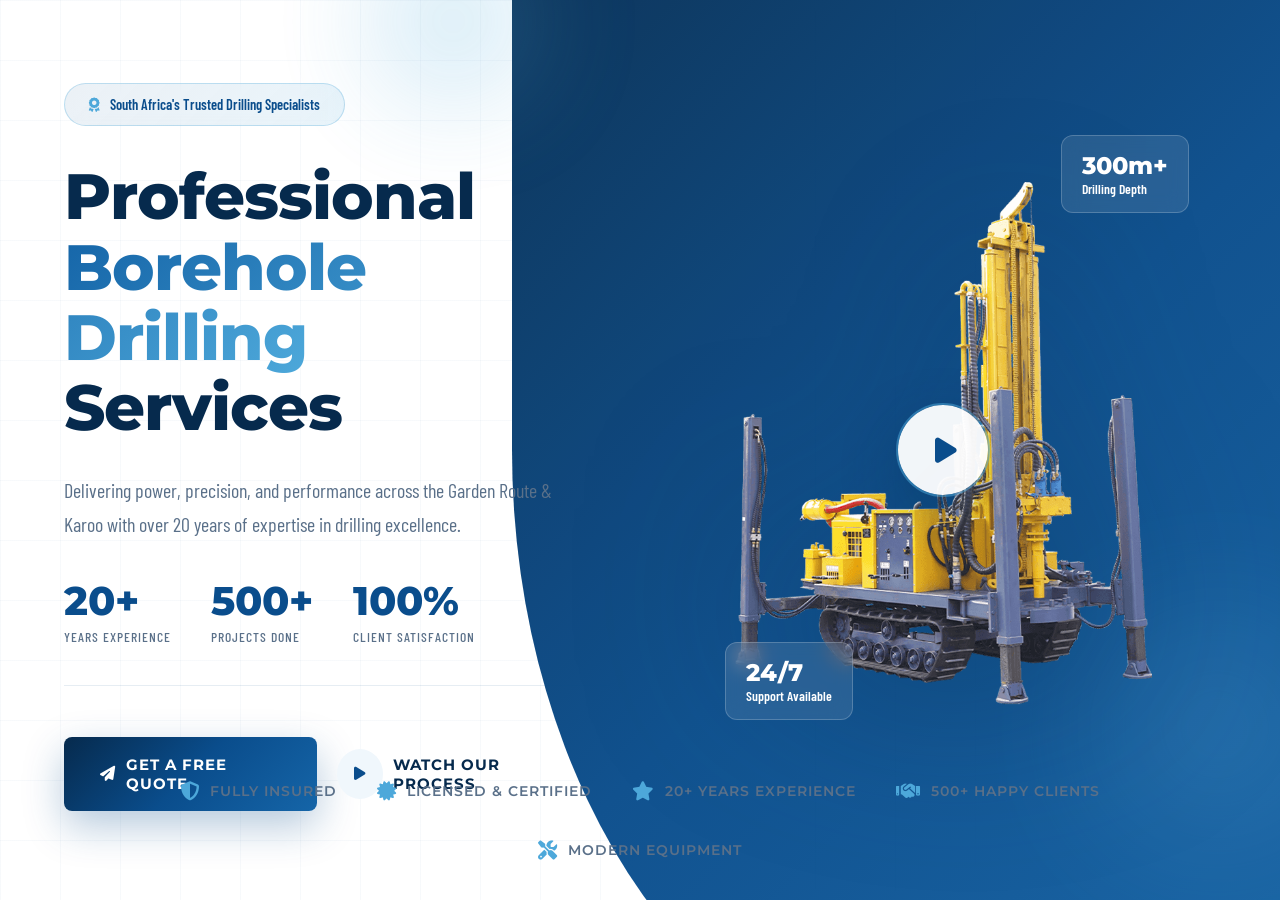
<file: hero-landing.html>
<!DOCTYPE html>
<html lang="en">
<head>
  <meta name="robots" content="noindex, nofollow, noarchive, nosnippet, noimageindex">
    <meta charset="UTF-8">
    <meta name="viewport" content="width=device-width, initial-scale=1.0">
    <title>Karua Drilling - Professional Borehole Drilling Services</title>
    
    <!-- Fonts -->
    <link rel="preconnect" href="https://fonts.googleapis.com">
    <link rel="preconnect" href="https://fonts.gstatic.com" crossorigin>
    <link href="https://fonts.googleapis.com/css2?family=Montserrat:wght@400;500;600;700;800;900&family=Barlow+Condensed:wght@300;400;500;600;700&family=Oswald:wght@400;500;600;700&display=swap" rel="stylesheet">
    
    <!-- Font Awesome -->
    <link rel="stylesheet" href="https://cdnjs.cloudflare.com/ajax/libs/font-awesome/6.4.0/css/all.min.css">
    
    <style>
        :root {
            --primary-blue: #0A4D8C;
            --dark-blue: #062A4D;
            --mid-blue: #1565A8;
            --light-blue: #F0F7FC;
            --sky-blue: #4DA8DA;
            --accent-light: #60B9E8;
            --text-dark: #062A4D;
            --text-muted: #5A7089;
            --gradient-blue: linear-gradient(135deg, #062A4D 0%, #0A4D8C 50%, #1565A8 100%);
            --gradient-sky: linear-gradient(135deg, #1565A8 0%, #4DA8DA 100%);
            --font-heading: 'Montserrat', sans-serif;
            --font-body: 'Barlow Condensed', sans-serif;
        }
        
        * {
            margin: 0;
            padding: 0;
            box-sizing: border-box;
        }
        
        html,
        body {
            overflow-x: hidden;
            max-width: 100%;
        }

        body {
            font-family: var(--font-body);
            background: #ffffff;
        }
        
        /* ========================================
           HERO SECTION
        ======================================== */
        .hero {
            min-height: 100vh;
            position: relative;
            display: flex;
            align-items: center;
            background: #ffffff;
            overflow: hidden;
        }
        
        /* Subtle grid pattern */
        .hero::before {
            content: '';
            position: absolute;
            top: 0;
            left: 0;
            width: 100%;
            height: 100%;
            background-image: 
                linear-gradient(rgba(10, 77, 140, 0.03) 1px, transparent 1px),
                linear-gradient(90deg, rgba(10, 77, 140, 0.03) 1px, transparent 1px);
            background-size: 60px 60px;
            pointer-events: none;
        }
        
        /* Gradient accent blob */
        .hero-accent-blob {
            position: absolute;
            top: -20%;
            right: -10%;
            width: 70%;
            height: 140%;
            background: var(--gradient-blue);
            border-radius: 0 0 0 50%;
            opacity: 0.97;
            z-index: 1;
        }
        
        .hero-accent-blob::before {
            content: '';
            position: absolute;
            top: 10%;
            left: -15%;
            width: 150px;
            height: 150px;
            background: var(--sky-blue);
            border-radius: 50%;
            opacity: 0.3;
            filter: blur(60px);
        }
        
        .hero-accent-blob::after {
            content: '';
            position: absolute;
            bottom: 20%;
            right: 10%;
            width: 200px;
            height: 200px;
            background: var(--accent-light);
            border-radius: 50%;
            opacity: 0.25;
            filter: blur(80px);
        }
        
        /* Decorative lines */
        .hero-lines {
            position: absolute;
            top: 0;
            right: 30%;
            width: 1px;
            height: 100%;
            background: linear-gradient(to bottom, transparent, rgba(10, 77, 140, 0.1), transparent);
            z-index: 2;
        }
        
        .hero-lines::before,
        .hero-lines::after {
            content: '';
            position: absolute;
            width: 1px;
            height: 100%;
            background: linear-gradient(to bottom, transparent, rgba(10, 77, 140, 0.08), transparent);
        }
        
        .hero-lines::before {
            left: -80px;
        }
        
        .hero-lines::after {
            left: 80px;
        }
        
        /* Container */
        .hero-container {
            max-width: 1400px;
            margin: 0 auto;
            padding: 0 5%;
            display: grid;
            grid-template-columns: 1fr 1fr;
            gap: 60px;
            align-items: center;
            position: relative;
            z-index: 10;
            min-height: 100vh;
        }
        
        /* Left Content */
        .hero-content {
            padding: 60px 0;
        }
        
        .hero-badge {
            display: inline-flex;
            align-items: center;
            gap: 10px;
            background: linear-gradient(135deg, rgba(10, 77, 140, 0.08) 0%, rgba(77, 168, 218, 0.12) 100%);
            border: 1px solid rgba(77, 168, 218, 0.3);
            padding: 12px 24px;
            border-radius: 50px;
            font-size: 0.9rem;
            font-weight: 600;
            color: var(--primary-blue);
            margin-bottom: 35px;
            backdrop-filter: blur(10px);
        }
        
        .hero-badge i {
            color: var(--sky-blue);
        }
        
        .hero-headline {
            margin-bottom: 30px;
        }
        
        .hero-headline h1 {
            font-family: var(--font-heading);
            font-size: clamp(2.8rem, 5vw, 4.5rem);
            font-weight: 800;
            line-height: 1.1;
            color: var(--text-dark);
            letter-spacing: -1px;
        }
        
        .hero-headline h1 span {
            background: var(--gradient-sky);
            -webkit-background-clip: text;
            -webkit-text-fill-color: transparent;
            background-clip: text;
        }
        
        .hero-tagline {
            font-size: 1.25rem;
            color: var(--text-muted);
            line-height: 1.7;
            margin-bottom: 40px;
            max-width: 500px;
        }
        
        /* Stats Row */
        .hero-stats {
            display: flex;
            gap: 40px;
            margin-bottom: 45px;
            padding-bottom: 40px;
            border-bottom: 1px solid rgba(10, 77, 140, 0.1);
        }
        
        .hero-stat {
            text-align: left;
        }
        
        .hero-stat-number {
            display: block;
            font-family: var(--font-heading);
            font-size: 2.5rem;
            font-weight: 800;
            color: var(--primary-blue);
            line-height: 1;
            margin-bottom: 5px;
        }
        
        .hero-stat-label {
            font-size: 0.85rem;
            color: var(--text-muted);
            text-transform: uppercase;
            letter-spacing: 1px;
            font-weight: 500;
        }
        
        /* CTA Buttons */
        .hero-cta {
            display: flex;
            gap: 20px;
            align-items: center;
        }
        
        .btn {
            display: inline-flex;
            align-items: center;
            gap: 10px;
            padding: 18px 36px;
            border-radius: 8px;
            font-family: var(--font-heading);
            font-size: 0.95rem;
            font-weight: 700;
            text-transform: uppercase;
            letter-spacing: 1px;
            text-decoration: none;
            cursor: pointer;
            transition: all 0.4s cubic-bezier(0.4, 0, 0.2, 1);
        }
        
        .btn-primary {
            background: var(--gradient-blue);
            color: #fff;
            border: none;
            box-shadow: 0 15px 40px rgba(10, 77, 140, 0.3);
        }
        
        .btn-primary:hover {
            transform: translateY(-3px);
            box-shadow: 0 20px 50px rgba(10, 77, 140, 0.4);
        }
        
        .btn-secondary {
            background: transparent;
            color: var(--text-dark);
            border: none;
            padding-left: 0;
        }
        
        .btn-secondary i {
            width: 50px;
            height: 50px;
            background: var(--light-blue);
            border-radius: 50%;
            display: flex;
            align-items: center;
            justify-content: center;
            color: var(--primary-blue);
            transition: all 0.3s ease;
        }
        
        .btn-secondary:hover i {
            background: var(--sky-blue);
            color: #fff;
            transform: scale(1.1);
        }
        
        /* Right - Visual Area */
        .hero-visual {
            position: relative;
            height: 100%;
            display: flex;
            align-items: center;
            justify-content: center;
            padding: 60px 0;
        }
        
        .hero-image-wrapper {
            position: relative;
            z-index: 5;
        }
        
        .hero-image {
            max-width: 100%;
            height: auto;
            max-height: 80vh;
            object-fit: contain;
            filter: drop-shadow(0 40px 80px rgba(6, 42, 77, 0.3));
            animation: float 6s ease-in-out infinite;
        }
        
        @keyframes float {
            0%, 100% { transform: translateY(0); }
            50% { transform: translateY(-20px); }
        }
        
        /* Play button overlay */
        .hero-play-btn {
            position: absolute;
            top: 50%;
            left: 50%;
            transform: translate(-50%, -50%);
            width: 90px;
            height: 90px;
            background: rgba(255, 255, 255, 0.95);
            border-radius: 50%;
            display: flex;
            align-items: center;
            justify-content: center;
            cursor: pointer;
            box-shadow: 0 20px 60px rgba(6, 42, 77, 0.3);
            transition: all 0.4s ease;
            z-index: 10;
        }
        
        .hero-play-btn i {
            font-size: 1.8rem;
            color: var(--primary-blue);
            margin-left: 5px;
        }
        
        .hero-play-btn:hover {
            transform: translate(-50%, -50%) scale(1.1);
            box-shadow: 0 25px 70px rgba(6, 42, 77, 0.4);
        }
        
        .hero-play-btn::before {
            content: '';
            position: absolute;
            width: 100%;
            height: 100%;
            border-radius: 50%;
            border: 2px solid rgba(77, 168, 218, 0.5);
            animation: pulse-ring 2s ease-out infinite;
        }
        
        @keyframes pulse-ring {
            0% { transform: scale(1); opacity: 1; }
            100% { transform: scale(1.5); opacity: 0; }
        }
        
        /* Floating decorative elements */
        .hero-float-element {
            position: absolute;
            background: rgba(255, 255, 255, 0.1);
            border-radius: 12px;
            backdrop-filter: blur(10px);
            border: 1px solid rgba(255, 255, 255, 0.2);
            padding: 15px 20px;
            z-index: 15;
            animation: floatElement 4s ease-in-out infinite;
        }
        
        .hero-float-element.top-right {
            top: 15%;
            right: 5%;
            animation-delay: 0s;
        }
        
        .hero-float-element.bottom-left {
            bottom: 20%;
            left: 10%;
            animation-delay: 2s;
        }
        
        @keyframes floatElement {
            0%, 100% { transform: translateY(0) rotate(0deg); }
            50% { transform: translateY(-15px) rotate(3deg); }
        }
        
        .hero-float-element span {
            display: block;
            color: #fff;
            font-weight: 600;
            font-size: 0.85rem;
        }
        
        .hero-float-element .stat-value {
            font-family: var(--font-heading);
            font-size: 1.5rem;
            font-weight: 800;
        }
        
        /* Trust Indicators Section */
        .trusted-section {
            position: absolute;
            bottom: 40px;
            left: 5%;
            right: 5%;
            z-index: 20;
        }
        
        .trust-items {
            display: flex;
            align-items: center;
            justify-content: center;
            gap: 40px;
            flex-wrap: wrap;
        }
        
        .trust-item {
            display: flex;
            align-items: center;
            gap: 10px;
            color: var(--text-muted);
            font-family: var(--font-heading);
            font-size: 0.85rem;
            font-weight: 600;
            text-transform: uppercase;
            letter-spacing: 1px;
            transition: all 0.3s ease;
        }
        
        .trust-item i {
            font-size: 1.2rem;
            color: var(--sky-blue);
            transition: all 0.3s ease;
        }
        
        .trust-item:hover {
            color: var(--primary-blue);
            transform: translateY(-2px);
        }
        
        .trust-item:hover i {
            color: var(--primary-blue);
            transform: scale(1.1);
        }
        
        /* Responsive */
        @media (max-width: 1200px) {
            .hero-container {
                gap: 40px;
            }
            
            .hero-headline h1 {
                font-size: 3rem;
            }
        }
        
        @media (max-width: 992px) {
            .hero-container {
                grid-template-columns: 1fr;
                text-align: center;
            }
            
            .hero-content {
                padding: 120px 0 40px;
            }
            
            .hero-tagline {
                margin-left: auto;
                margin-right: auto;
            }
            
            .hero-stats {
                justify-content: center;
            }
            
            .hero-cta {
                justify-content: center;
            }
            
            .hero-visual {
                padding: 0 0 100px;
            }
            
            .hero-accent-blob {
                top: auto;
                bottom: 0;
                right: -20%;
                width: 120%;
                height: 60%;
                border-radius: 50% 50% 0 0;
            }
            
            .hero-float-element {
                display: none;
            }
            
            .trusted-section {
                text-align: center;
            }
            
            .trust-items {
                justify-content: center;
                gap: 25px;
            }
            
            .trust-item {
                font-size: 0.75rem;
            }
        }
        
        @media (max-width: 600px) {
            .hero-headline h1 {
                font-size: 2.2rem;
            }
            
            .hero-stats {
                flex-direction: column;
                gap: 20px;
            }
            
            .hero-stat {
                text-align: center;
            }
            
            .hero-cta {
                flex-direction: column;
            }
            
            .btn {
                width: 100%;
                justify-content: center;
            }
            
            .btn-secondary {
                padding-left: 36px;
            }
            
            .hero-image {
                max-height: 50vh;
            }
            
            .hero-play-btn {
                width: 70px;
                height: 70px;
            }
            
            .hero-play-btn i {
                font-size: 1.4rem;
            }
        }

        .back-to-top {
            position: fixed;
            right: 22px;
            bottom: 22px;
            width: 52px;
            height: 52px;
            border: none;
            border-radius: 50%;
            background: var(--gradient-sky);
            color: #fff;
            box-shadow: 0 14px 30px rgba(10, 77, 140, 0.35);
            display: flex;
            align-items: center;
            justify-content: center;
            cursor: pointer;
            z-index: 1200;
            opacity: 0;
            visibility: hidden;
            transform: translateY(18px);
            transition: opacity 0.25s ease, transform 0.25s ease, visibility 0.25s ease;
        }

        .back-to-top.show {
            opacity: 1;
            visibility: visible;
            transform: translateY(0);
        }

        .back-to-top:hover {
            transform: translateY(-3px);
            box-shadow: 0 18px 34px rgba(10, 77, 140, 0.42);
        }

        @media (max-width: 768px) {
            .back-to-top {
                width: 48px;
                height: 48px;
                right: 16px;
                bottom: 16px;
            }
        }

        @media (max-width: 479px) {
            .back-to-top {
                width: 44px;
                height: 44px;
                right: 12px;
                bottom: 12px;
            }
        }
    </style>
</head>
<body>
    <section class="hero">
        <!-- Decorative lines -->
        <div class="hero-lines"></div>
        
        <!-- Gradient accent blob -->
        <div class="hero-accent-blob"></div>
        
        <div class="hero-container">
            <!-- Left Content -->
            <div class="hero-content">
                <div class="hero-badge">
                    <i class="fas fa-award"></i>
                    South Africa's Trusted Drilling Specialists
                </div>
                
                <div class="hero-headline">
                    <h1>Professional<br><span>Borehole Drilling</span><br>Services</h1>
                </div>
                
                <p class="hero-tagline">
                    Delivering power, precision, and performance across the Garden Route & Karoo with over 20 years of expertise in drilling excellence.
                </p>
                
                <div class="hero-stats">
                    <div class="hero-stat">
                        <span class="hero-stat-number">20+</span>
                        <span class="hero-stat-label">Years Experience</span>
                    </div>
                    <div class="hero-stat">
                        <span class="hero-stat-number">500+</span>
                        <span class="hero-stat-label">Projects Done</span>
                    </div>
                    <div class="hero-stat">
                        <span class="hero-stat-number">100%</span>
                        <span class="hero-stat-label">Client Satisfaction</span>
                    </div>
                </div>
                
                <div class="hero-cta">
                    <a href="contact.html" class="btn btn-primary">
                        <i class="fas fa-paper-plane"></i> Get a Free Quote
                    </a>
                    <a href="#" class="btn btn-secondary">
                        <i class="fas fa-play"></i>
                        <span>Watch Our Process</span>
                    </a>
                </div>
            </div>
            
            <!-- Right Visual -->
            <div class="hero-visual">
                <!-- Floating elements on the dark area -->
                <div class="hero-float-element top-right">
                    <span class="stat-value">300m+</span>
                    <span>Drilling Depth</span>
                </div>
                
                <div class="hero-float-element bottom-left">
                    <span class="stat-value">24/7</span>
                    <span>Support Available</span>
                </div>
                
                <div class="hero-image-wrapper">
                    <img src="images/hero-drill.png" alt="Professional Borehole Drilling Equipment" class="hero-image">
                    
                    <!-- Play button -->
                    <div class="hero-play-btn">
                        <i class="fas fa-play"></i>
                    </div>
                </div>
            </div>
        </div>
        
        <!-- Trust Indicators -->
        <div class="trusted-section">
            <div class="trust-items">
                <div class="trust-item">
                    <i class="fas fa-shield-alt"></i>
                    <span>Fully Insured</span>
                </div>
                <div class="trust-item">
                    <i class="fas fa-certificate"></i>
                    <span>Licensed & Certified</span>
                </div>
                <div class="trust-item">
                    <i class="fas fa-star"></i>
                    <span>20+ Years Experience</span>
                </div>
                <div class="trust-item">
                    <i class="fas fa-handshake"></i>
                    <span>500+ Happy Clients</span>
                </div>
                <div class="trust-item">
                    <i class="fas fa-tools"></i>
                    <span>Modern Equipment</span>
                </div>
            </div>
        </div>
    </section>

    <button class="back-to-top" id="backToTop" aria-label="Back to top">
        <i class="fas fa-arrow-up"></i>
    </button>

    <script>
        (function() {
            const backToTopBtn = document.getElementById('backToTop');
            if (!backToTopBtn) return;

            function handleScroll() {
                if (window.scrollY > 350) {
                    backToTopBtn.classList.add('show');
                } else {
                    backToTopBtn.classList.remove('show');
                }
            }

            window.addEventListener('scroll', handleScroll);
            handleScroll();

            backToTopBtn.addEventListener('click', function() {
                window.scrollTo({ top: 0, behavior: 'smooth' });
            });
        })();
    </script>
</body>
</html>
</file>
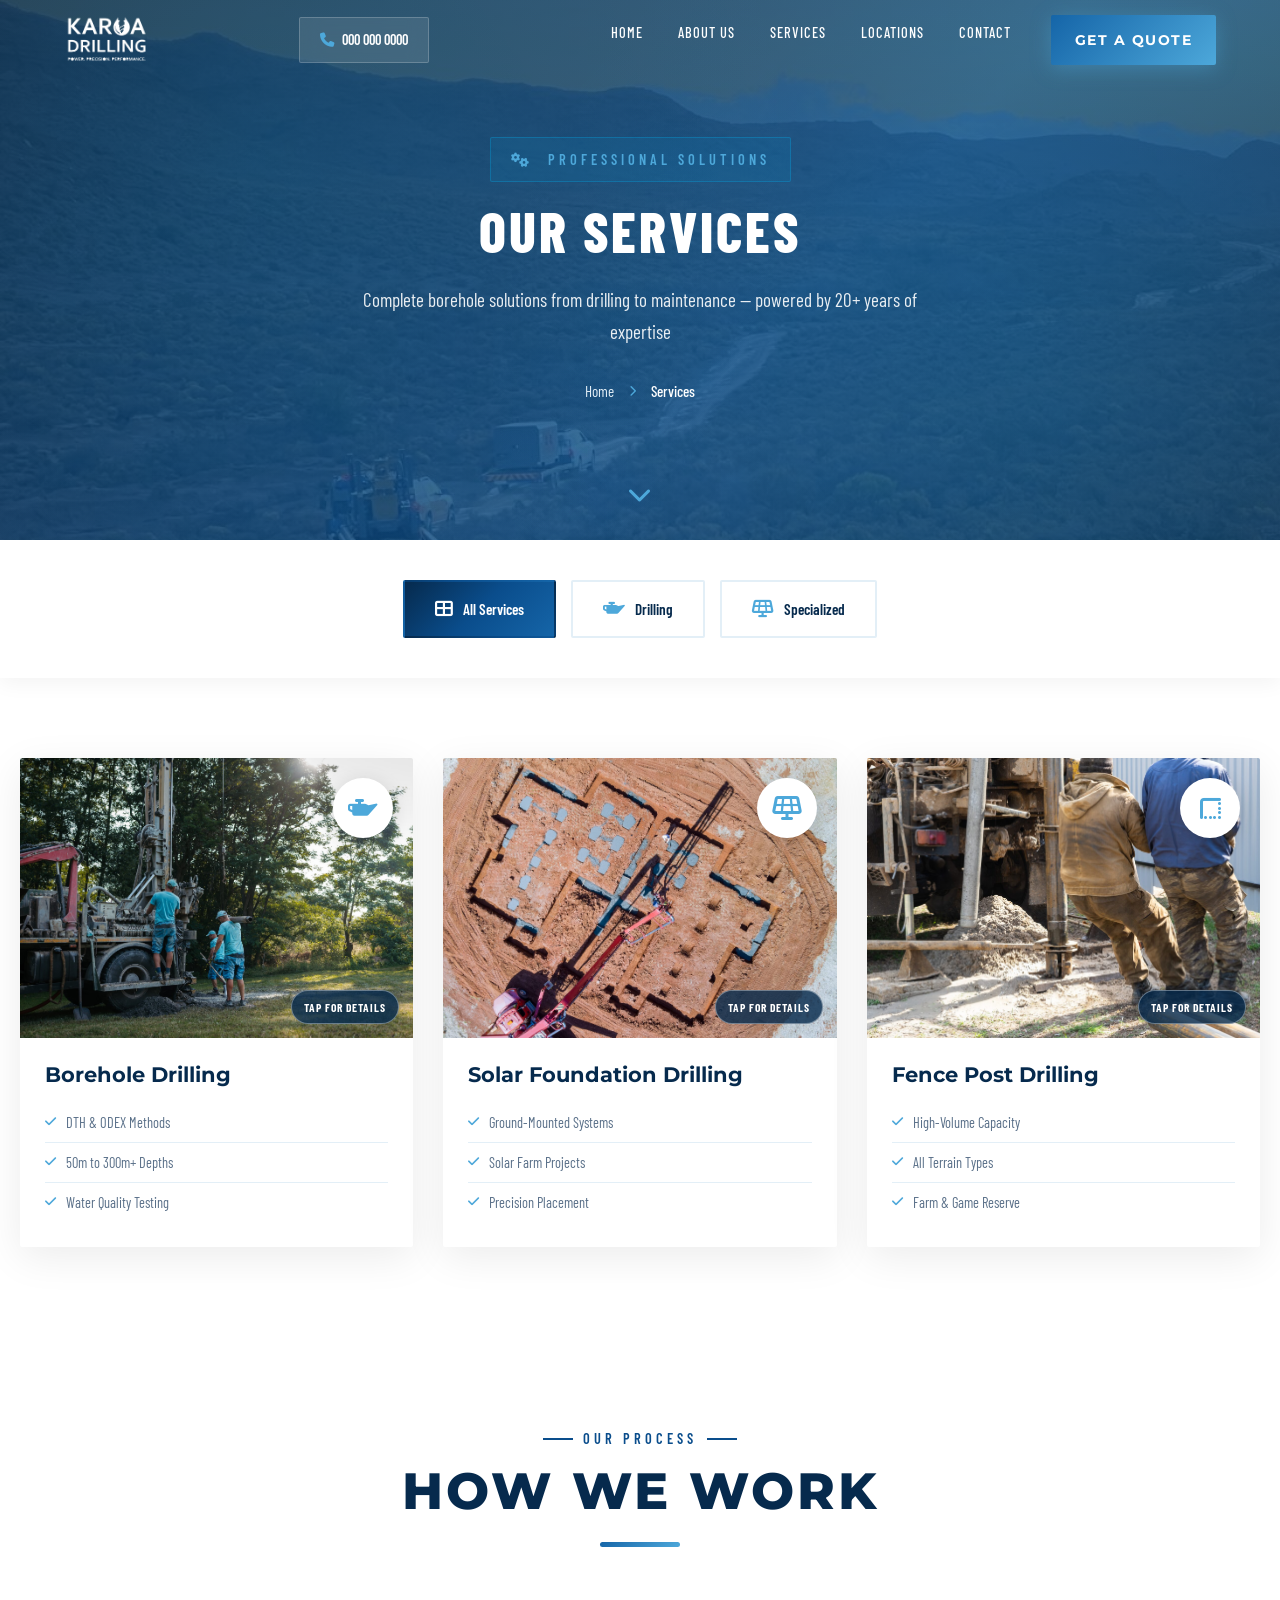
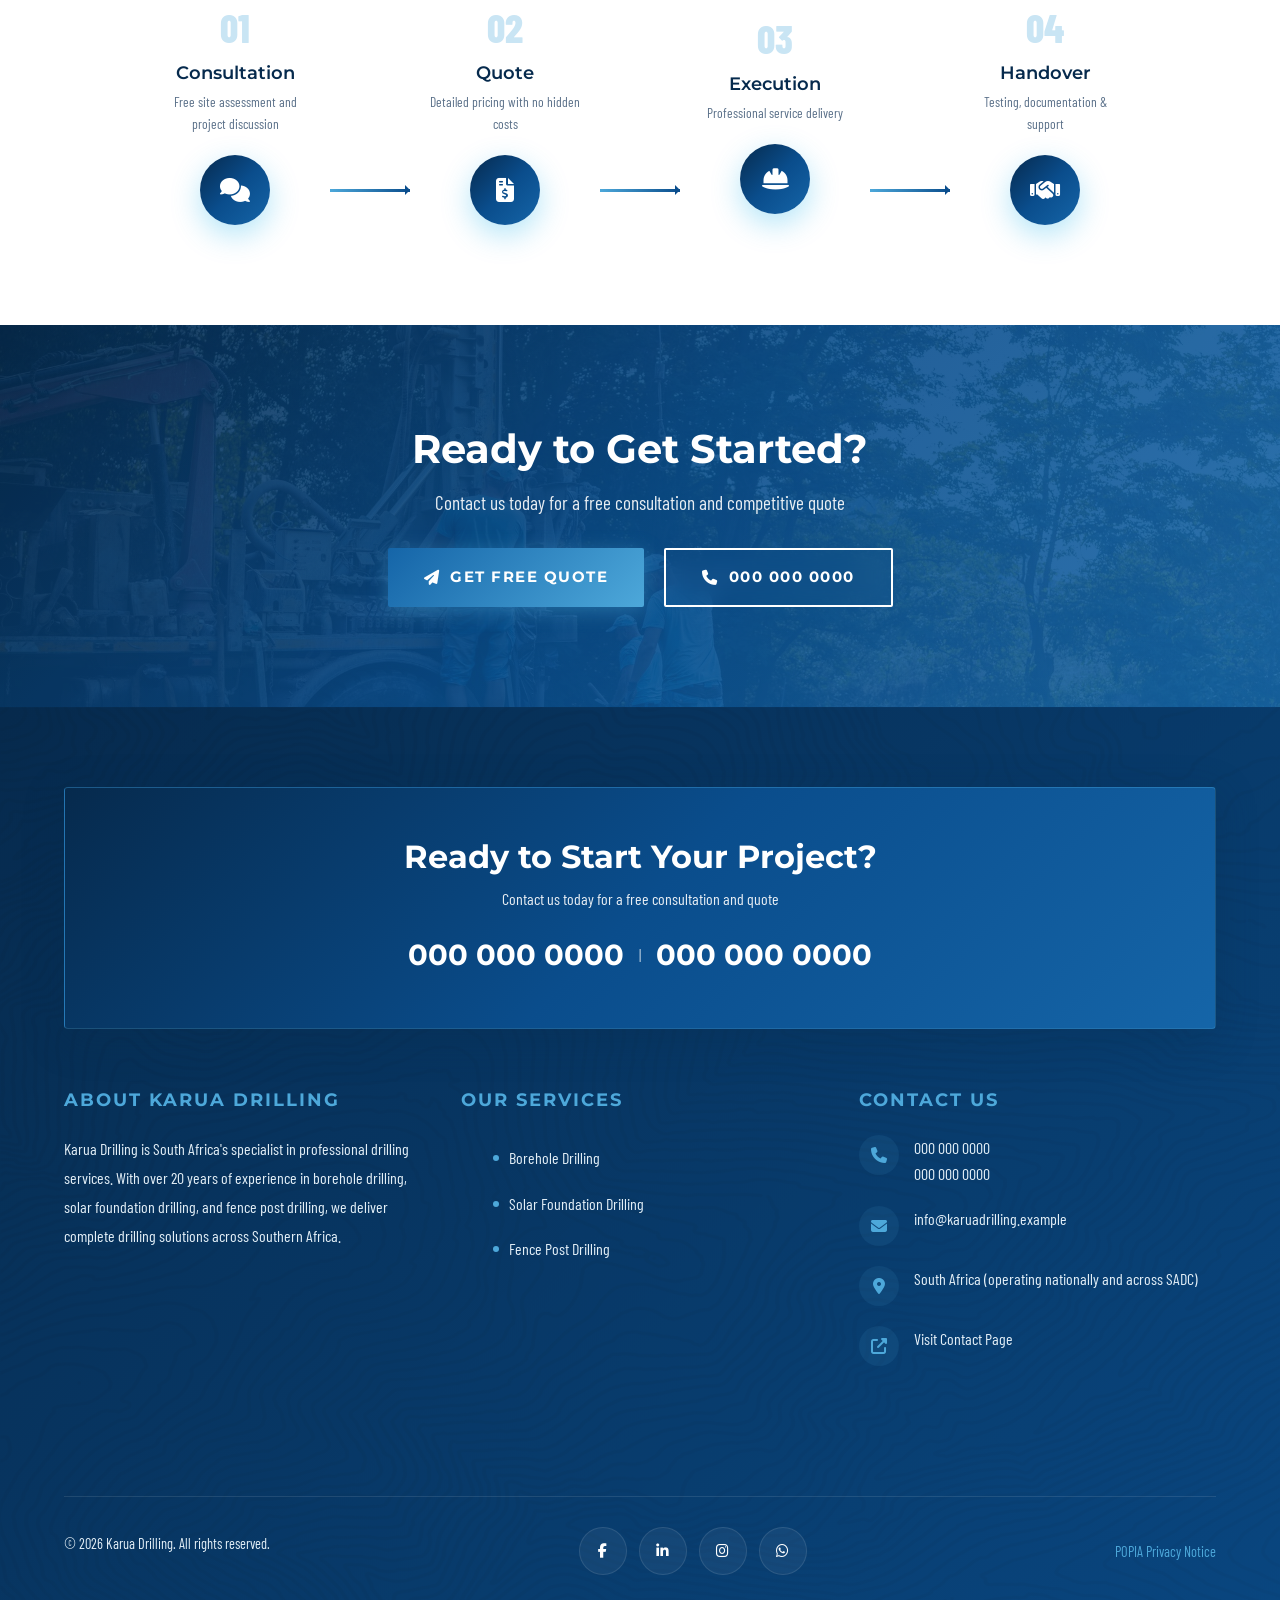
<file: services.html>
<!DOCTYPE html>
<html lang="en">
<head>
    <meta charset="UTF-8">
    <meta name="viewport" content="width=device-width, initial-scale=1.0">
    
    <!-- HTTPS Security Headers -->
    <meta http-equiv="Content-Security-Policy" content="upgrade-insecure-requests">
    <meta http-equiv="X-Content-Type-Options" content="nosniff">
    <meta http-equiv="X-Frame-Options" content="SAMEORIGIN">
    <meta http-equiv="Referrer-Policy" content="strict-origin-when-cross-origin">
    
    <!-- PWA Meta Tags -->
    <meta name="mobile-web-app-capable" content="yes">
    <meta name="apple-mobile-web-app-capable" content="yes">
    <meta name="apple-mobile-web-app-status-bar-style" content="black-translucent">
    <meta name="apple-mobile-web-app-title" content="Karua Drilling">
    <meta name="application-name" content="Karua Drilling">
    <meta name="theme-color" content="#00a8e8">
    <meta name="msapplication-TileColor" content="#0a1628">
    
    <!-- PWA Manifest -->
    <link rel="manifest" href="manifest.json">
    <link rel="apple-touch-icon" href="images/logo.png">
    
    <!-- Primary SEO Meta Tags -->
    <meta name="description" content="Professional drilling services - borehole drilling using DTH, ODEX, mud rotary methods, solar foundation drilling, and fence post drilling across South Africa.">
    <meta name="keywords" content="borehole drilling services, drilling, DTH drilling, ODEX drilling, mud rotary drilling, solar foundation drilling, fence post drilling">
    <meta name="robots" content="noindex, nofollow, noarchive, nosnippet, noimageindex">
    <meta name="author" content="Karua Drilling (Pty) Ltd">
    
    <!-- Geo-Location Meta Tags -->
    <meta name="geo.region" content="ZA">
    <meta name="geo.placename" content="South Africa">
    
    <!-- Open Graph -->
    <meta property="og:type" content="website">
    <meta property="og:title" content="Our Services | Karua Drilling - Professional Drilling Services">
    <meta property="og:description" content="Complete drilling solutions: borehole drilling, solar foundation drilling, and fence post drilling. 20+ years of expertise across Southern Africa.">
    <meta property="og:url" content="https://werner-dev-git.github.io/karua-drilling/services">
    
    <link rel="canonical" href="https://werner-dev-git.github.io/karua-drilling/services">
    
    <title>Drilling Services | Borehole, Solar Foundation & Fence Post Drilling | Karua Drilling</title>
    
    <!-- Google Fonts -->
    <link rel="preconnect" href="https://fonts.googleapis.com">
    <link rel="preconnect" href="https://fonts.gstatic.com" crossorigin>
    <link href="https://fonts.googleapis.com/css2?family=Barlow+Condensed:wght@400;500;600;700&family=Montserrat:wght@400;500;600;700;800;900&family=Oswald:wght@400;500;600;700&display=swap" rel="stylesheet">
    
    <!-- Bootstrap 5 CSS -->
    <link href="https://cdn.jsdelivr.net/npm/bootstrap@5.3.2/dist/css/bootstrap.min.css" rel="stylesheet">
    
    <!-- Font Awesome -->
    <link rel="stylesheet" href="https://cdnjs.cloudflare.com/ajax/libs/font-awesome/6.5.1/css/all.min.css">
    
    <!-- AOS Animation Library -->
    <link href="https://unpkg.com/aos@2.3.1/dist/aos.css" rel="stylesheet">
    
    <!-- Custom Styles -->
    <link rel="stylesheet" href="styles.css">
    <link rel="stylesheet" href="services.css">
</head>
<body>
    <!-- ========================================
         PRELOADER
    ======================================== -->
    <div class="preloader" id="preloader">
        <div class="preloader-content">
            <div class="drill-animation">
                <div class="drill-tower"></div>
                <div class="drill-rod">
                    <div class="drill-bit"></div>
                </div>
                <div class="drill-debris">
                    <span></span>
                    <span></span>
                    <span></span>
                    <span></span>
                    <span></span>
                </div>
                <div class="drill-ground"></div>
            </div>
            <div class="preloader-text">Karua Drilling</div>
            <div class="preloader-dots">
                <span></span>
                <span></span>
                <span></span>
            </div>
        </div>
    </div>

    <!-- ========================================
         HEADER / NAVIGATION
    ======================================== -->
    <header class="header header-dark" id="header">
        <div class="header-inner">
            <a href="index.html" class="logo">
                <img src="images/logo.png" alt="Karua Drilling - Power. Precision. Performance." class="logo-img">
            </a>
            
            <a href="tel:+270000000000" class="header-phone">
                <i class="fas fa-phone"></i>
                <span>000 000 0000</span>
            </a>
            
            <nav class="nav">
                <ul class="nav-links">
                    <li><a href="index.html">Home</a></li>
                    <li><a href="about.html">About Us</a></li>
                    <li><a href="services.html" class="active">Services</a></li>
                    <li><a href="index.html#locations">Locations</a></li>
                    <li><a href="contact.html">Contact</a></li>
                </ul>
                <a href="contact.html" class="btn btn-primary nav-cta">Get a Quote</a>
            </nav>
            
            <button class="hamburger" id="hamburger" aria-label="Toggle navigation menu">
                <span></span>
                <span></span>
                <span></span>
            </button>
        </div>
    </header>
    
    <!-- Mobile Navigation -->
    <div class="mobile-nav" id="mobileNav">
        <div class="mobile-nav-links">
            <a href="index.html"><i class="fas fa-home"></i> Home</a>
            <a href="about.html"><i class="fas fa-info-circle"></i> About Us</a>
            <a href="services.html" class="active"><i class="fas fa-cogs"></i> Services</a>
            <a href="index.html#locations"><i class="fas fa-map-marker-alt"></i> Locations</a>
            <a href="index.html#methods"><i class="fas fa-tools"></i> Methods</a>
            <a href="contact.html"><i class="fas fa-envelope"></i> Contact</a>
        </div>
        <a href="tel:+270000000000" class="btn btn-outline">
            <i class="fas fa-phone"></i> 000 000 0000
        </a>
        <a href="contact.html" class="btn btn-primary">
            <i class="fas fa-paper-plane"></i> Get a Quote
        </a>
        <div class="mobile-nav-footer">
            <p>Power. Precision. Performance.</p>
        </div>
    </div>
    <div class="mobile-overlay" id="mobileOverlay"></div>

    <!-- ========================================
         PAGE HERO
    ======================================== -->
    <section class="page-hero services-hero">
        <div class="page-hero-overlay"></div>
        <div class="page-hero-particles"></div>
        <div class="container">
            <div class="page-hero-content" data-aos="fade-up">
                <span class="page-hero-badge"><i class="fas fa-cogs"></i> Professional Solutions</span>
                <h1>Our Services</h1>
                <p>Complete borehole solutions from drilling to maintenance — powered by 20+ years of expertise</p>
                <div class="page-hero-breadcrumb">
                    <a href="index.html">Home</a>
                    <i class="fas fa-chevron-right"></i>
                    <span>Services</span>
                </div>
            </div>
        </div>
        <div class="page-hero-scroll">
            <i class="fas fa-chevron-down"></i>
        </div>
    </section>

    <!-- ========================================
         SERVICES FILTER TABS
    ======================================== -->
    <section class="services-filter">
        <div class="container">
            <div class="filter-tabs" data-aos="fade-up">
                <button class="filter-tab active" data-filter="all">
                    <i class="fas fa-th-large"></i>
                    <span>All Services</span>
                </button>
                <button class="filter-tab" data-filter="drilling">
                    <i class="fas fa-oil-can"></i>
                    <span>Drilling</span>
                </button>
                <button class="filter-tab" data-filter="specialized">
                    <i class="fas fa-solar-panel"></i>
                    <span>Specialized</span>
                </button>
            </div>
        </div>
    </section>

    <!-- ========================================
         FEATURED SERVICES - SHOWCASE CARDS
    ======================================== -->
    <section class="services-showcase">
        <div class="container">
            <div class="services-showcase-grid">
                
                <!-- Service 1: Borehole Drilling -->
                <div class="showcase-card" data-category="drilling" data-aos="fade-up" data-aos-delay="100">
                    <div class="showcase-card-image">
                        <img src="images/water-well-drilling-rig-preparing-to-boring-dowin-2026-03-10-03-12-04-utc.jpeg" alt="Borehole Drilling">
                        <div class="showcase-card-overlay">
                            <div class="overlay-content">
                                <span class="service-badge">Most Popular</span>
                                <h3>Borehole Drilling</h3>
                                <p>Professional water borehole drilling using DTH, ODEX, and mud rotary methods for residential, commercial, and agricultural needs.</p>
                                <button class="btn-expand" data-target="drilling-details">
                                    <span>View Details</span>
                                    <i class="fas fa-arrow-right"></i>
                                </button>
                            </div>
                        </div>
                    </div>
                    <div class="showcase-card-icon">
                        <i class="fas fa-oil-can"></i>
                    </div>
                    <div class="showcase-card-content">
                        <h4>Borehole Drilling</h4>
                        <ul class="service-features">
                            <li><i class="fas fa-check"></i> DTH & ODEX Methods</li>
                            <li><i class="fas fa-check"></i> 50m to 300m+ Depths</li>
                            <li><i class="fas fa-check"></i> Water Quality Testing</li>
                        </ul>
                    </div>
                </div>

                <!-- Service 2: Solar Foundation Drilling -->
                <div class="showcase-card" data-category="specialized" data-aos="fade-up" data-aos-delay="200">
                    <div class="showcase-card-image">
                        <img src="images/working-with-a-concrete-pump-a-construction-worke-2026-01-09-08-13-52-utc.jpg" alt="Solar Foundation Drilling">
                        <div class="showcase-card-overlay">
                            <div class="overlay-content">
                                <span class="service-badge green">Eco-Friendly</span>
                                <h3>Solar Foundation Drilling</h3>
                                <p>Precision drilling for solar panel installations. Ground-mounted systems, solar farms, and renewable energy infrastructure.</p>
                                <button class="btn-expand" data-target="solar-details">
                                    <span>View Details</span>
                                    <i class="fas fa-arrow-right"></i>
                                </button>
                            </div>
                        </div>
                    </div>
                    <div class="showcase-card-icon">
                        <i class="fas fa-solar-panel"></i>
                    </div>
                    <div class="showcase-card-content">
                        <h4>Solar Foundation Drilling</h4>
                        <ul class="service-features">
                            <li><i class="fas fa-check"></i> Ground-Mounted Systems</li>
                            <li><i class="fas fa-check"></i> Solar Farm Projects</li>
                            <li><i class="fas fa-check"></i> Precision Placement</li>
                        </ul>
                    </div>
                </div>

                <!-- Service 3: Fence Post Drilling -->
                <div class="showcase-card" data-category="specialized" data-aos="fade-up" data-aos-delay="300">
                    <div class="showcase-card-image">
                        <img src="images/team-of-workers-with-drilling-rig-on-car-are-drill-2026-01-05-23-23-13-utc.jpg" alt="Fence Post Drilling">
                        <div class="showcase-card-overlay">
                            <div class="overlay-content">
                                <span class="service-badge">Agricultural</span>
                                <h3>Fence Post Drilling</h3>
                                <p>High-volume fence post drilling for farms, game reserves, and large properties. Fast, accurate, and cost-effective.</p>
                                <button class="btn-expand" data-target="fence-details">
                                    <span>View Details</span>
                                    <i class="fas fa-arrow-right"></i>
                                </button>
                            </div>
                        </div>
                    </div>
                    <div class="showcase-card-icon">
                        <i class="fas fa-border-style"></i>
                    </div>
                    <div class="showcase-card-content">
                        <h4>Fence Post Drilling</h4>
                        <ul class="service-features">
                            <li><i class="fas fa-check"></i> High-Volume Capacity</li>
                            <li><i class="fas fa-check"></i> All Terrain Types</li>
                            <li><i class="fas fa-check"></i> Farm & Game Reserve</li>
                        </ul>
                    </div>
                </div>

            </div>
        </div>
    </section>

    <!-- ========================================
         SERVICE DETAIL PANELS (Hidden by default)
    ======================================== -->
    <div class="service-details-container">
        
        <!-- Drilling Details -->
        <div class="service-detail-panel drilling-detail-panel" id="drilling-details">
            <div class="detail-panel-header">
                <div class="detail-icon"><i class="fas fa-oil-can"></i></div>
                <h2>Borehole Drilling Services</h2>
                <button class="detail-close"><i class="fas fa-times"></i></button>
            </div>
            <div class="detail-panel-body">
                <div class="detail-grid">
                    <div class="detail-content">
                        <span class="detail-kicker">Reliable Water Access</span>
                        <h3>Professional Water Borehole Drilling</h3>
                        <p>With over 20 years of experience, Karua Drilling delivers precision borehole drilling services using state-of-the-art equipment and multiple drilling methods to suit any geological condition.</p>
                        
                        <div class="detail-highlights">
                            <span><i class="fas fa-check-circle"></i> Hard rock and overburden capability</span>
                            <span><i class="fas fa-check-circle"></i> Clean, accurately aligned boreholes</span>
                            <span><i class="fas fa-check-circle"></i> Built for farms, homes and commercial sites</span>
                        </div>
                        
                        <div class="detail-methods">
                            <div class="method-card borehole-method-card">
                                <div class="method-icon"><i class="fas fa-hammer"></i></div>
                                <h4>DTH Drilling</h4>
                                <p>Down-The-Hole percussion drilling for hard rock formations. Fast, efficient, and produces clean boreholes.</p>
                            </div>
                            <div class="method-card borehole-method-card">
                                <div class="method-icon"><i class="fas fa-circle-notch"></i></div>
                                <h4>ODEX Drilling</h4>
                                <p>Overburden drilling for unstable formations. Simultaneous casing advancement prevents collapse.</p>
                            </div>
                            <div class="method-card borehole-method-card">
                                <div class="method-icon"><i class="fas fa-water"></i></div>
                                <h4>Mud Rotary</h4>
                                <p>Ideal for unconsolidated formations. Fluid circulation stabilizes the borehole during drilling.</p>
                            </div>
                        </div>

                        <div class="detail-specs">
                            <h4>Specifications</h4>
                            <div class="specs-grid">
                                <div class="spec-item">
                                    <span class="spec-label">Depths</span>
                                    <span class="spec-value">50m - 300m+</span>
                                </div>
                                <div class="spec-item">
                                    <span class="spec-label">Diameters</span>
                                    <span class="spec-value">165mm - 250mm</span>
                                </div>
                                <div class="spec-item">
                                    <span class="spec-label">Casing</span>
                                    <span class="spec-value">Steel & PVC</span>
                                </div>
                                <div class="spec-item">
                                    <span class="spec-label">Testing</span>
                                    <span class="spec-value">Yield & Quality</span>
                                </div>
                            </div>
                        </div>
                    </div>
                    <div class="detail-image">
                        <div class="detail-image-badge">
                            <strong>20+ Years</strong>
                            <span>Field-tested drilling expertise</span>
                        </div>
                        <img src="images/water-well-drilling-rig-preparing-to-boring-dowin-2026-03-10-03-12-04-utc.jpeg" alt="Borehole Drilling">
                    </div>
                </div>
                <div class="detail-cta">
                    <a href="index.html#contact" class="btn btn-primary btn-lg"><i class="fas fa-calculator"></i> Get Drilling Quote</a>
                    <a href="tel:+270000000000" class="btn btn-outline btn-lg"><i class="fas fa-phone"></i> Call Now</a>
                </div>
            </div>
        </div>

        <!-- Solar Details -->
        <div class="service-detail-panel solar-detail-panel" id="solar-details">
            <div class="detail-panel-header">
                <div class="detail-icon"><i class="fas fa-solar-panel"></i></div>
                <h2>Solar Foundation Drilling</h2>
                <button class="detail-close"><i class="fas fa-times"></i></button>
            </div>
            <div class="detail-panel-body">
                <div class="detail-grid">
                    <div class="detail-content">
                        <span class="detail-kicker">Clean Energy Foundations</span>
                        <h3>Renewable Energy Infrastructure</h3>
                        <p>Precision drilling services for solar panel installations. We support South Africa's green energy transition with reliable foundation drilling for solar farms and ground-mounted systems.</p>
                        
                        <div class="detail-highlights">
                            <span><i class="fas fa-check-circle"></i> Accurate positioning for panel alignment</span>
                            <span><i class="fas fa-check-circle"></i> Consistent drilling across large solar fields</span>
                            <span><i class="fas fa-check-circle"></i> Fast turnaround for commercial projects</span>
                        </div>
                        
                        <div class="solar-services">
                            <div class="solar-item">
                                <i class="fas fa-check-circle"></i>
                                <span>Ground-mounted residential systems</span>
                            </div>
                            <div class="solar-item">
                                <i class="fas fa-check-circle"></i>
                                <span>Commercial solar installations</span>
                            </div>
                            <div class="solar-item">
                                <i class="fas fa-check-circle"></i>
                                <span>Utility-scale solar farms</span>
                            </div>
                            <div class="solar-item">
                                <i class="fas fa-check-circle"></i>
                                <span>Agricultural solar projects</span>
                            </div>
                        </div>
                    </div>
                    <div class="detail-image">
                        <div class="detail-image-badge">
                            <strong>Precision Layout</strong>
                            <span>Built for scalable solar installations</span>
                        </div>
                        <img src="images/working-with-a-concrete-pump-a-construction-worke-2026-01-09-08-13-52-utc.jpg" alt="Solar Foundation Drilling">
                    </div>
                </div>
                <div class="detail-cta">
                    <a href="index.html#contact" class="btn btn-primary btn-lg"><i class="fas fa-solar-panel"></i> Get Quote</a>
                    <a href="tel:+270000000000" class="btn btn-outline btn-lg"><i class="fas fa-phone"></i> Call Us</a>
                </div>
            </div>
        </div>

        <!-- Fence Details -->
        <div class="service-detail-panel fence-detail-panel" id="fence-details">
            <div class="detail-panel-header">
                <div class="detail-icon"><i class="fas fa-border-style"></i></div>
                <h2>Fence Post Drilling</h2>
                <button class="detail-close"><i class="fas fa-times"></i></button>
            </div>
            <div class="detail-panel-body">
                <div class="detail-grid">
                    <div class="detail-content">
                        <span class="detail-kicker">Large-Scale Productivity</span>
                        <h3>High-Volume Agricultural Drilling</h3>
                        <p>Fast, efficient fence post drilling for farms, game reserves, and large properties. Our equipment handles any terrain and delivers consistent results at scale.</p>
                        
                        <div class="detail-highlights">
                            <span><i class="fas fa-check-circle"></i> Straight line drilling with repeatable depth</span>
                            <span><i class="fas fa-check-circle"></i> Handles mixed terrain and hard spots</span>
                            <span><i class="fas fa-check-circle"></i> Ideal for long boundary runs</span>
                        </div>
                        
                        <div class="fence-features">
                            <div class="fence-stat">
                                <span class="stat-number">500+</span>
                                <span class="stat-label">Posts per Day</span>
                            </div>
                            <div class="fence-stat">
                                <span class="stat-number">Any</span>
                                <span class="stat-label">Terrain Type</span>
                            </div>
                            <div class="fence-stat">
                                <span class="stat-number">Precise</span>
                                <span class="stat-label">Depth Control</span>
                            </div>
                        </div>

                        <div class="fence-applications">
                            <h4>Applications</h4>
                            <ul>
                                <li>Farm perimeter fencing</li>
                                <li>Game reserve boundaries</li>
                                <li>Security fencing</li>
                                <li>Vineyard trellis systems</li>
                            </ul>
                        </div>
                    </div>
                    <div class="detail-image">
                        <div class="detail-image-badge">
                            <strong>500+ Posts/Day</strong>
                            <span>Fast output with controlled accuracy</span>
                        </div>
                        <img src="images/team-of-workers-with-drilling-rig-on-car-are-drill-2026-01-05-23-23-13-utc.jpg" alt="Fence Post Drilling">
                    </div>
                </div>
                <div class="detail-cta">
                    <a href="index.html#contact" class="btn btn-primary btn-lg"><i class="fas fa-border-style"></i> Get Quote</a>
                    <a href="tel:+270000000000" class="btn btn-outline btn-lg"><i class="fas fa-phone"></i> Call Us</a>
                </div>
            </div>
        </div>

    </div>

    <!-- Detail Panel Overlay -->
    <div class="detail-overlay" id="detailOverlay"></div>

    <!-- ========================================
         PROCESS SECTION
    ======================================== -->
    <section class="services-process">
        <div class="container">
            <span class="section-subtitle center" data-aos="fade-up">Our Process</span>
            <h2 class="section-heading center" data-aos="fade-up" data-aos-delay="100">How We Work</h2>
            
            <div class="process-timeline" data-aos="fade-up" data-aos-delay="200">
                <div class="process-step">
                    <div class="step-number">01</div>
                    <div class="step-content">
                        <h4>Consultation</h4>
                        <p>Free site assessment and project discussion</p>
                    </div>
                    <div class="step-icon"><i class="fas fa-comments"></i></div>
                </div>
                <div class="process-line"></div>
                <div class="process-step">
                    <div class="step-number">02</div>
                    <div class="step-content">
                        <h4>Quote</h4>
                        <p>Detailed pricing with no hidden costs</p>
                    </div>
                    <div class="step-icon"><i class="fas fa-file-invoice-dollar"></i></div>
                </div>
                <div class="process-line"></div>
                <div class="process-step">
                    <div class="step-number">03</div>
                    <div class="step-content">
                        <h4>Execution</h4>
                        <p>Professional service delivery</p>
                    </div>
                    <div class="step-icon"><i class="fas fa-hard-hat"></i></div>
                </div>
                <div class="process-line"></div>
                <div class="process-step">
                    <div class="step-number">04</div>
                    <div class="step-content">
                        <h4>Handover</h4>
                        <p>Testing, documentation & support</p>
                    </div>
                    <div class="step-icon"><i class="fas fa-handshake"></i></div>
                </div>
            </div>
        </div>
    </section>

    <!-- ========================================
         CTA SECTION
    ======================================== -->
    <section class="services-cta">
        <div class="services-cta-bg"></div>
        <div class="container">
            <div class="services-cta-content" data-aos="fade-up">
                <h2>Ready to Get Started?</h2>
                <p>Contact us today for a free consultation and competitive quote</p>
                <div class="services-cta-buttons">
                    <a href="index.html#contact" class="btn btn-primary btn-lg"><i class="fas fa-paper-plane"></i> Get Free Quote</a>
                    <a href="tel:+270000000000" class="btn btn-outline btn-lg"><i class="fas fa-phone"></i> 000 000 0000</a>
                </div>
            </div>
        </div>
    </section>

    <button class="back-to-top" id="backToTop" aria-label="Back to top">
        <i class="fas fa-arrow-up"></i>
    </button>

    <!-- ========================================
         FOOTER
    ======================================== -->
    <footer class="footer">
        <div class="footer-banner">
            <h2>Ready to Start Your Project?</h2>
            <p>Contact us today for a free consultation and quote</p>
            <div class="footer-banner-phone">
                <a href="tel:+270000000000">000 000 0000</a>
                <span>|</span>
                <a href="tel:+270000000000">000 000 0000</a>
            </div>
        </div>
        
        <div class="footer-grid">
            <div class="footer-about">
                <h4 class="footer-heading">About Karua Drilling</h4>
                <p>Karua Drilling is South Africa's specialist in professional drilling services. With over 20 years of experience in borehole drilling, solar foundation drilling, and fence post drilling, we deliver complete drilling solutions across Southern Africa.</p>
            </div>
            
            <div class="footer-nav">
                <h4 class="footer-heading">Our Services</h4>
                <ul class="footer-links">
                    <li><a href="#drilling-details">Borehole Drilling</a></li>
                    <li><a href="#solar-details">Solar Foundation Drilling</a></li>
                    <li><a href="#fence-details">Fence Post Drilling</a></li>
                </ul>
            </div>
            
            <div class="footer-contact">
                <h4 class="footer-heading">Contact Us</h4>
                <div class="footer-contact-item">
                    <i class="fas fa-phone"></i>
                    <div>
                        <a href="tel:+270000000000">000 000 0000</a><br>
                        <a href="tel:+270000000000">000 000 0000</a>
                    </div>
                </div>
                <div class="footer-contact-item">
                    <i class="fas fa-envelope"></i>
                    <a href="mailto:info@karuadrilling.example">info@karuadrilling.example</a>
                </div>
                <div class="footer-contact-item">
                    <i class="fas fa-map-marker-alt"></i>
                    <span>South Africa (operating nationally and across SADC)</span>
                </div>
                <div class="footer-contact-item">
                    <i class="fas fa-external-link-alt"></i>
                    <a href="contact.html">Visit Contact Page</a>
                </div>
            </div>
        </div>
        
        <div class="footer-bottom">
            <p>&copy; 2026 Karua Drilling. All rights reserved.</p>
            <div class="social-icons">
                <a href="#" aria-label="Facebook"><i class="fab fa-facebook-f"></i></a>
                <a href="#" aria-label="LinkedIn"><i class="fab fa-linkedin-in"></i></a>
                <a href="#" aria-label="Instagram"><i class="fab fa-instagram"></i></a>
                <a href="#" aria-label="WhatsApp"><i class="fab fa-whatsapp"></i></a>
            </div>
            <a href="#">POPIA Privacy Notice</a>
        </div>
    </footer>

    <!-- Bootstrap 5 JS Bundle -->
    <script src="https://cdn.jsdelivr.net/npm/bootstrap@5.3.2/dist/js/bootstrap.bundle.min.js"></script>
    
    <!-- AOS Animation Library -->
    <script src="https://unpkg.com/aos@2.3.1/dist/aos.js"></script>
    
    <!-- Services Page JavaScript -->
    <script src="services.js"></script>
    
    <!-- Service Worker Registration -->
    <script>
        if ('serviceWorker' in navigator) {
            window.addEventListener('load', () => {
                navigator.serviceWorker.register('./service-worker.js')
                    .then((registration) => {
                        console.log('ServiceWorker registered successfully:', registration.scope);
                    })
                    .catch((error) => {
                        console.log('ServiceWorker registration failed:', error);
                    });
            });
        }
    </script>
</body>
</html>
</file>
<file: styles.css>
/* ========================================
   KARUA DRILLING - PROFESSIONAL STYLES
   Color Scheme: Blues Only - Whiter/Square Design
======================================== */

/* ========================================
   CSS CUSTOM PROPERTIES
======================================== */
:root {
    /* Colors - Blue Only Palette (Whiter) */
    --primary-blue: #0A4D8C;
    --dark-blue: #062A4D;
    --mid-blue: #1565A8;
    --light-blue: #F0F7FC;
    --sky-blue: #4DA8DA;
    --pale-blue: #E3EFF7;
    --ice-blue: #F5F9FC;
    --accent-light: #60B9E8;
    --off-white: #FFFFFF;
    --dark-charcoal: #1A2B3C;
    --text-light: #FFFFFF;
    --text-dark: #062A4D;
    --text-muted: #5A7089;
    
    /* Gradients - Blue Only */
    --gradient-blue: linear-gradient(135deg, #062A4D 0%, #0A4D8C 50%, #1565A8 100%);
    --gradient-blue-dark: linear-gradient(135deg, #041A30 0%, #062A4D 100%);
    --gradient-light: linear-gradient(180deg, #FFFFFF 0%, #F8FBFD 100%);
    --gradient-hero: linear-gradient(135deg, rgba(6, 42, 77, 0.95) 0%, rgba(10, 77, 140, 0.9) 100%);
    --gradient-accent: linear-gradient(135deg, #4DA8DA 0%, #60B9E8 100%);
    --gradient-sky: linear-gradient(135deg, #1565A8 0%, #4DA8DA 100%);
    
    /* Typography */
    --font-heading: 'Montserrat', sans-serif;
    --font-display: 'Oswald', sans-serif;
    --font-body: 'Barlow Condensed', sans-serif;
    
    /* Spacing */
    --section-padding: 100px 5%;
    --container-max: 1400px;
    
    /* Border Radius - Square design */
    --radius-sm: 2px;
    --radius-md: 4px;
    --radius-lg: 6px;
    
    /* Transitions */
    --transition-fast: 0.3s cubic-bezier(0.4, 0, 0.2, 1);
    --transition-medium: 0.5s cubic-bezier(0.4, 0, 0.2, 1);
    --transition-bounce: 0.6s cubic-bezier(0.68, -0.55, 0.265, 1.55);
}

/* ========================================
   PRELOADER - DRILLING ANIMATION
======================================== */
.preloader {
    position: fixed;
    top: 0;
    left: 0;
    width: 100%;
    height: 100%;
    background: var(--gradient-blue);
    z-index: 99999;
    display: flex;
    flex-direction: column;
    align-items: center;
    justify-content: center;
    transition: opacity 0.5s ease, visibility 0.5s ease;
}

.preloader.loaded {
    opacity: 0;
    visibility: hidden;
}

.preloader-content {
    text-align: center;
}

.drill-animation {
    position: relative;
    width: 80px;
    height: 160px;
    margin: 0 auto 30px;
}

/* Drill Rig Tower */
.drill-tower {
    position: absolute;
    top: 0;
    left: 50%;
    transform: translateX(-50%);
    width: 40px;
    height: 100px;
    background: linear-gradient(180deg, #4DA8DA 0%, #60B9E8 100%);
    clip-path: polygon(20% 0%, 80% 0%, 100% 100%, 0% 100%);
    border-radius: 2px 2px 0 0;
}

.drill-tower::before {
    content: '';
    position: absolute;
    top: 10px;
    left: 50%;
    transform: translateX(-50%);
    width: 4px;
    height: 80px;
    background: rgba(255, 255, 255, 0.3);
}

/* Drill Rod */
.drill-rod {
    position: absolute;
    top: 30px;
    left: 50%;
    transform: translateX(-50%);
    width: 8px;
    height: 60px;
    background: linear-gradient(90deg, #d4d4d4 0%, #ffffff 50%, #d4d4d4 100%);
    animation: drillDown 1.2s ease-in-out infinite;
    border-radius: 2px 2px 0 0;
}

/* Drill Bit - Spinning */
.drill-bit {
    position: absolute;
    bottom: -15px;
    left: 50%;
    transform: translateX(-50%);
    width: 20px;
    height: 25px;
    background: linear-gradient(180deg, #4DA8DA 0%, #1565A8 100%);
    clip-path: polygon(0% 0%, 100% 0%, 80% 100%, 50% 80%, 20% 100%);
    animation: drillSpin 0.3s linear infinite;
}

/* Ground */
.drill-ground {
    position: absolute;
    bottom: 0;
    left: 50%;
    transform: translateX(-50%);
    width: 80px;
    height: 40px;
    background: linear-gradient(180deg, #5A7089 0%, #3d4f5f 100%);
    border-radius: 2px;
    overflow: hidden;
}

.drill-ground::before {
    content: '';
    position: absolute;
    top: -5px;
    left: 50%;
    transform: translateX(-50%);
    width: 12px;
    height: 20px;
    background: radial-gradient(ellipse at center, rgba(77, 168, 218, 0.4) 0%, transparent 70%);
    animation: drillGlow 1.2s ease-in-out infinite;
}

/* Debris particles */
.drill-debris {
    position: absolute;
    bottom: 35px;
    left: 50%;
    transform: translateX(-50%);
    width: 40px;
    height: 20px;
}

.drill-debris span {
    position: absolute;
    width: 4px;
    height: 4px;
    background: #5A7089;
    border-radius: 50%;
    animation: debris 1.2s ease-out infinite;
}

.drill-debris span:nth-child(1) {
    left: 10%;
    animation-delay: 0s;
}

.drill-debris span:nth-child(2) {
    left: 30%;
    animation-delay: 0.15s;
}

.drill-debris span:nth-child(3) {
    left: 50%;
    animation-delay: 0.3s;
}

.drill-debris span:nth-child(4) {
    left: 70%;
    animation-delay: 0.45s;
}

.drill-debris span:nth-child(5) {
    left: 90%;
    animation-delay: 0.6s;
}

@keyframes drillDown {
    0%, 100% {
        transform: translateX(-50%) translateY(0);
    }
    50% {
        transform: translateX(-50%) translateY(15px);
    }
}

@keyframes drillSpin {
    0% {
        transform: translateX(-50%) rotate(0deg);
    }
    100% {
        transform: translateX(-50%) rotate(360deg);
    }
}

@keyframes drillGlow {
    0%, 100% {
        opacity: 0.3;
        transform: translateX(-50%) scale(1);
    }
    50% {
        opacity: 1;
        transform: translateX(-50%) scale(1.3);
    }
}

@keyframes debris {
    0% {
        transform: translateY(0) scale(1);
        opacity: 0;
    }
    20% {
        opacity: 1;
    }
    100% {
        transform: translateY(-25px) translateX(var(--x, 10px)) scale(0);
        opacity: 0;
    }
}

.drill-debris span:nth-child(1) { --x: -15px; }
.drill-debris span:nth-child(2) { --x: -8px; }
.drill-debris span:nth-child(3) { --x: 0px; }
.drill-debris span:nth-child(4) { --x: 8px; }
.drill-debris span:nth-child(5) { --x: 15px; }

.preloader-text {
    color: var(--text-light);
    font-family: var(--font-heading);
    font-size: 1.1rem;
    font-weight: 600;
    letter-spacing: 2px;
    text-transform: uppercase;
    margin-bottom: 15px;
}

.preloader-dots {
    display: flex;
    justify-content: center;
    gap: 8px;
}

.preloader-dots span {
    width: 8px;
    height: 8px;
    background: var(--sky-blue);
    border-radius: 50%;
    animation: dotPulse 1.4s ease-in-out infinite;
}

.preloader-dots span:nth-child(2) {
    animation-delay: 0.2s;
}

.preloader-dots span:nth-child(3) {
    animation-delay: 0.4s;
}

@keyframes dotPulse {
    0%, 80%, 100% {
        transform: scale(0.6);
        opacity: 0.5;
    }
    40% {
        transform: scale(1);
        opacity: 1;
    }
}

/* ========================================
   RESET & BASE STYLES
======================================== */
*, *::before, *::after {
    margin: 0;
    padding: 0;
    box-sizing: border-box;
}

html {
    scroll-behavior: smooth;
    overflow-x: hidden;
}

body {
    font-family: var(--font-body);
    font-size: 16px;
    line-height: 1.6;
    color: var(--text-dark);
    background-color: #FFFFFF;
    overflow-x: hidden;
    max-width: 100%;
}

img {
    max-width: 100%;
    height: auto;
    display: block;
}

a {
    text-decoration: none;
    color: inherit;
    transition: var(--transition-fast);
}

ul {
    list-style: none;
}

h1, h2, h3, h4, h5, h6 {
    font-family: var(--font-heading);
    font-weight: 700;
    line-height: 1.2;
}

.container {
    max-width: var(--container-max);
    margin: 0 auto;
    padding: 0 20px;
}

/* ========================================
   UTILITY CLASSES
======================================== */
.section-heading {
    font-size: 2.8rem;
    text-transform: uppercase;
    letter-spacing: 3px;
    margin-bottom: 25px;
    position: relative;
    font-weight: 800;
}

.section-heading::after {
    content: '';
    display: block;
    width: 80px;
    height: 5px;
    background: var(--gradient-sky);
    margin-top: 20px;
    border-radius: 3px;
}

.section-heading.center::after {
    margin: 20px auto 0;
}

.section-subtitle {
    font-size: 0.9rem;
    text-transform: uppercase;
    letter-spacing: 4px;
    color: var(--sky-blue);
    font-weight: 600;
    margin-bottom: 10px;
    display: flex;
    align-items: center;
    gap: 10px;
}

.section-subtitle::before,
.section-subtitle::after {
    content: '';
    width: 30px;
    height: 2px;
    background: var(--sky-blue);
}

.section-subtitle.center {
    justify-content: center;
}

/* Buttons */
.btn {
    display: inline-flex;
    align-items: center;
    justify-content: center;
    gap: 10px;
    padding: 16px 36px;
    font-family: var(--font-heading);
    font-size: 0.95rem;
    font-weight: 700;
    text-transform: uppercase;
    letter-spacing: 1.5px;
    border-radius: var(--radius-sm);
    cursor: pointer;
    transition: var(--transition-fast);
    border: none;
    min-height: 50px;
    position: relative;
    overflow: hidden;
}

.btn::before {
    content: '';
    position: absolute;
    top: 0;
    left: -100%;
    width: 100%;
    height: 100%;
    background: linear-gradient(90deg, transparent, rgba(255,255,255,0.3), transparent);
    transition: 0.5s;
}

.btn:hover::before {
    left: 100%;
}

.btn-primary {
    background: var(--gradient-sky);
    color: var(--text-light);
    box-shadow: 0 4px 20px rgba(77, 168, 218, 0.4);
}

.btn-primary:hover {
    transform: translateY(-3px) scale(1.02);
    box-shadow: 0 8px 30px rgba(77, 168, 218, 0.6);
}

.btn-outline {
    background: transparent;
    color: var(--text-light);
    border: 2px solid var(--text-light);
    backdrop-filter: blur(10px);
}

.btn-outline:hover {
    background: var(--text-light);
    color: var(--primary-blue);
    transform: translateY(-3px);
}

.btn-dark {
    background: var(--gradient-blue);
    color: var(--text-light);
    box-shadow: 0 4px 20px rgba(10, 37, 64, 0.3);
}

.btn-dark:hover {
    transform: translateY(-3px) scale(1.02);
    box-shadow: 0 8px 30px rgba(10, 37, 64, 0.5);
}

/* ========================================
   HEADER / NAVIGATION
======================================== */
.header {
    position: fixed;
    top: 0;
    left: 0;
    width: 100%;
    z-index: 1000;
    padding: 15px 5%;
    transition: var(--transition-fast);
    background: transparent;
}

.header.scrolled {
    background: rgba(6, 42, 77, 0.98);
    backdrop-filter: blur(20px);
    -webkit-backdrop-filter: blur(20px);
    padding: 10px 5%;
    box-shadow: 0 4px 30px rgba(0, 0, 0, 0.3);
}

.header-inner {
    display: flex;
    align-items: center;
    justify-content: space-between;
    max-width: var(--container-max);
    margin: 0 auto;
}

.logo {
    display: flex;
    align-items: center;
    gap: 12px;
    color: var(--text-light);
}

.logo-img {
    height: 50px;
    width: auto;
    transition: var(--transition-fast);
    /* Invert logo to white for visibility on dark header */
    filter: brightness(0) invert(1);
}

.header.scrolled .logo-img {
    height: 40px;
}

/* On light backgrounds, show original logo colors */
.header-light .logo-img {
    filter: none;
}

/* Legacy logo styles - kept for fallback */
.logo-icon {
    width: 50px;
    height: 50px;
    background: var(--gradient-accent);
    border-radius: 50%;
    display: flex;
    align-items: center;
    justify-content: center;
}

.logo-icon i {
    font-size: 1.5rem;
    color: var(--text-light);
}

.logo-text {
    display: flex;
    flex-direction: column;
}

.logo-name {
    font-family: var(--font-heading);
    font-size: 1.6rem;
    font-weight: 800;
    text-transform: uppercase;
    letter-spacing: 2px;
    line-height: 1;
}

.logo-name span {
    color: var(--sky-blue);
}

.logo-tagline {
    font-size: 0.7rem;
    text-transform: uppercase;
    letter-spacing: 2px;
    color: var(--pale-blue);
    margin-top: 3px;
    font-weight: 500;
}

.header-phone {
    display: none;
    align-items: center;
    gap: 8px;
    background: rgba(255, 255, 255, 0.1);
    backdrop-filter: blur(10px);
    padding: 10px 20px;
    border-radius: var(--radius-sm);
    color: var(--text-light);
    font-weight: 600;
    font-size: 0.9rem;
    border: 1px solid rgba(255, 255, 255, 0.2);
    transition: var(--transition-fast);
}

.header-phone:hover {
    background: var(--sky-blue);
    color: var(--text-light);
    border-color: var(--sky-blue);
}

.header-phone i {
    color: var(--sky-blue);
}

.header-phone:hover i {
    color: var(--text-light);
}

.nav {
    display: flex;
    align-items: center;
    gap: 40px;
}

.nav-links {
    display: flex;
    gap: 35px;
}

.nav-links a {
    color: var(--text-light);
    font-weight: 500;
    text-transform: uppercase;
    font-size: 0.9rem;
    letter-spacing: 1px;
    position: relative;
}

.nav-links a::after {
    content: '';
    position: absolute;
    bottom: -5px;
    left: 0;
    width: 0;
    height: 2px;
    background: var(--sky-blue);
    transition: var(--transition-fast);
}

.nav-links a:hover::after {
    width: 100%;
}

.nav-cta {
    padding: 10px 24px;
    font-size: 0.85rem;
}

/* Hamburger Menu - Modern Design */
.hamburger {
    display: none;
    flex-direction: column;
    justify-content: center;
    align-items: center;
    gap: 6px;
    cursor: pointer;
    padding: 12px;
    z-index: 1001;
    width: 50px;
    height: 50px;
    background: rgba(255, 255, 255, 0.1);
    border-radius: var(--radius-sm);
    border: 1px solid rgba(255, 255, 255, 0.15);
    backdrop-filter: blur(10px);
    transition: var(--transition-fast);
}

.hamburger:hover {
    background: rgba(255, 255, 255, 0.2);
    border-color: var(--sky-blue);
}

.hamburger span {
    display: block;
    width: 24px;
    height: 2px;
    background: var(--text-light);
    border-radius: 2px;
    transition: var(--transition-fast);
    transform-origin: center;
}

.hamburger.active {
    background: var(--sky-blue);
    border-color: var(--sky-blue);
}

.hamburger.active span:nth-child(1) {
    transform: rotate(45deg) translate(5px, 5px);
}

.hamburger.active span:nth-child(2) {
    opacity: 0;
    transform: scaleX(0);
}

.hamburger.active span:nth-child(3) {
    transform: rotate(-45deg) translate(6px, -6px);
}

/* Mobile Navigation - Modern Slide Panel */
.mobile-nav {
    position: fixed;
    top: 0;
    right: -100%;
    width: 85%;
    max-width: 380px;
    height: 100vh;
    height: 100dvh;
    background: linear-gradient(180deg, var(--dark-blue) 0%, var(--primary-blue) 100%);
    padding: 0;
    transition: right 0.4s cubic-bezier(0.4, 0, 0.2, 1);
    z-index: 999;
    display: flex;
    flex-direction: column;
    box-shadow: -10px 0 40px rgba(0, 0, 0, 0.3);
    overflow-y: auto;
}

.mobile-nav.active {
    right: 0;
}

/* Mobile Nav Header */
.mobile-nav::before {
    content: '';
    display: block;
    height: 80px;
    min-height: 80px;
    background: rgba(0, 0, 0, 0.2);
    border-bottom: 1px solid rgba(255, 255, 255, 0.1);
}

/* Mobile Nav Links Container */
.mobile-nav-links {
    flex: 1;
    padding: 30px;
    display: flex;
    flex-direction: column;
    gap: 5px;
}

.mobile-nav a {
    display: flex;
    align-items: center;
    gap: 15px;
    color: var(--text-light);
    font-family: var(--font-heading);
    font-size: 1.1rem;
    font-weight: 600;
    text-transform: uppercase;
    letter-spacing: 1px;
    padding: 16px 20px;
    border-radius: var(--radius-sm);
    border: none;
    transition: var(--transition-fast);
    position: relative;
    overflow: hidden;
}

.mobile-nav a::before {
    content: '';
    position: absolute;
    left: 0;
    top: 0;
    width: 4px;
    height: 100%;
    background: var(--sky-blue);
    transform: scaleY(0);
    transition: var(--transition-fast);
}

.mobile-nav a:hover,
.mobile-nav a.active {
    background: rgba(255, 255, 255, 0.1);
}

.mobile-nav a:hover::before,
.mobile-nav a.active::before {
    transform: scaleY(1);
}

/* Mobile Nav Buttons */
.mobile-nav .btn {
    margin: 0 30px 15px;
    justify-content: center;
    font-size: 0.9rem;
    padding: 14px 24px;
}

.mobile-nav .btn-outline {
    background: rgba(255, 255, 255, 0.1);
    border: 1px solid rgba(255, 255, 255, 0.3);
    margin-top: auto;
}

.mobile-nav .btn-outline:hover {
    background: rgba(255, 255, 255, 0.2);
    border-color: var(--sky-blue);
}

.mobile-nav .btn-primary {
    background: var(--sky-blue);
    margin-bottom: 30px;
}

/* Mobile Nav Footer */
.mobile-nav-footer {
    padding: 25px 30px;
    border-top: 1px solid rgba(255, 255, 255, 0.1);
    background: rgba(0, 0, 0, 0.15);
}

.mobile-nav-footer p {
    color: var(--pale-blue);
    font-size: 0.85rem;
    text-align: center;
    margin: 0;
}

/* Mobile Nav Icon Styling */
.mobile-nav a i {
    width: 24px;
    height: 24px;
    display: flex;
    align-items: center;
    justify-content: center;
    font-size: 1rem;
    color: var(--sky-blue);
    transition: var(--transition-fast);
}

.mobile-nav a:hover i,
.mobile-nav a.active i {
    color: var(--text-light);
    transform: scale(1.1);
}

/* Mobile Nav Close Button (optional enhancement) */
.mobile-nav-close {
    position: absolute;
    top: 20px;
    right: 20px;
    width: 40px;
    height: 40px;
    background: rgba(255, 255, 255, 0.1);
    border: none;
    border-radius: 50%;
    cursor: pointer;
    display: flex;
    align-items: center;
    justify-content: center;
    color: var(--text-light);
    font-size: 1.2rem;
    transition: var(--transition-fast);
}

.mobile-nav-close:hover {
    background: var(--sky-blue);
    transform: rotate(90deg);
}

/* Mobile Overlay - Enhanced */
.mobile-overlay {
    position: fixed;
    top: 0;
    left: 0;
    width: 100%;
    height: 100%;
    height: 100dvh;
    background: rgba(6, 42, 77, 0.85);
    backdrop-filter: blur(5px);
    -webkit-backdrop-filter: blur(5px);
    opacity: 0;
    visibility: hidden;
    transition: opacity 0.4s ease, visibility 0.4s ease;
    z-index: 998;
}

.mobile-overlay.active {
    opacity: 1;
    visibility: visible;
}

/* ========================================
   HERO SECTION - REDESIGNED
======================================== */
.hero {
    position: relative;
    min-height: 100vh;
    display: flex;
    align-items: center;
    overflow: hidden;
    background: var(--dark-blue);
}

/* Animated Background Particles */
.hero-particles {
    position: absolute;
    top: 0;
    left: 0;
    width: 100%;
    height: 100%;
    overflow: hidden;
    z-index: 1;
}

.hero-particles span {
    position: absolute;
    width: 4px;
    height: 4px;
    background: var(--sky-blue);
    border-radius: 50%;
    animation: float-particle 15s infinite;
    opacity: 0.3;
}

.hero-particles span:nth-child(1) { left: 10%; animation-delay: 0s; }
.hero-particles span:nth-child(2) { left: 20%; animation-delay: 2s; }
.hero-particles span:nth-child(3) { left: 35%; animation-delay: 4s; }
.hero-particles span:nth-child(4) { left: 50%; animation-delay: 1s; }
.hero-particles span:nth-child(5) { left: 65%; animation-delay: 3s; }
.hero-particles span:nth-child(6) { left: 80%; animation-delay: 5s; }
.hero-particles span:nth-child(7) { left: 90%; animation-delay: 2.5s; }
.hero-particles span:nth-child(8) { left: 25%; animation-delay: 4.5s; }

@keyframes float-particle {
    0%, 100% {
        transform: translateY(100vh) scale(0);
        opacity: 0;
    }
    10% {
        opacity: 0.5;
    }
    50% {
        transform: translateY(50vh) scale(1);
        opacity: 0.3;
    }
    90% {
        opacity: 0.5;
    }
    100% {
        transform: translateY(-20vh) scale(0);
        opacity: 0;
    }
}

/* Video/Image Background */
.hero-media {
    position: absolute;
    top: 0;
    left: 0;
    width: 100%;
    height: 100%;
    z-index: 0;
}

.hero-media img,
.hero-media video {
    width: 100%;
    height: 100%;
    object-fit: cover;
}

.hero-overlay {
    position: absolute;
    top: 0;
    left: 0;
    width: 100%;
    height: 100%;
    background: linear-gradient(135deg, 
        rgba(6, 42, 77, 0.94) 0%, 
        rgba(10, 77, 140, 0.88) 30%,
        rgba(21, 101, 168, 0.82) 60%,
        rgba(77, 168, 218, 0.75) 100%);
    z-index: 1;
}

/* Diagonal Shapes */
.hero-shape-1 {
    position: absolute;
    top: 0;
    right: -10%;
    width: 60%;
    height: 100%;
    background: linear-gradient(180deg, rgba(77, 168, 218, 0.15) 0%, rgba(96, 185, 232, 0.08) 50%, transparent 100%);
    clip-path: polygon(30% 0, 100% 0, 100% 100%, 0 100%);
    z-index: 2;
}

.hero-shape-2 {
    position: absolute;
    bottom: 0;
    left: 0;
    width: 100%;
    height: 200px;
    background: var(--off-white);
    clip-path: polygon(0 60%, 100% 100%, 100% 100%, 0 100%);
    z-index: 3;
}

/* Grid Pattern Overlay */
.hero-grid {
    position: absolute;
    top: 0;
    left: 0;
    width: 100%;
    height: 100%;
    background-image: 
        linear-gradient(rgba(77, 168, 218, 0.08) 1px, transparent 1px),
        linear-gradient(90deg, rgba(77, 168, 218, 0.08) 1px, transparent 1px);
    background-size: 50px 50px;
    z-index: 2;
}

/* Hero Content */
.hero-inner {
    display: grid;
    grid-template-columns: 1fr;
    gap: 40px;
    align-items: center;
    max-width: var(--container-max);
    margin: 0 auto;
    padding: 120px 5% 80px;
    position: relative;
    z-index: 5;
}

.hero-content {
    text-align: center;
    color: var(--text-light);
}

/* Featured Drilling Machine */
.hero-machine {
    position: relative;
    display: flex;
    justify-content: center;
    align-items: center;
}

.hero-machine img {
    width: 100%;
    height: auto;
    max-height: 450px;
    object-fit: contain;
    filter: drop-shadow(0 30px 60px rgba(0, 0, 0, 0.5));
    position: relative;
    z-index: 2;
    animation: machineReveal 1s ease-out 0.5s both;
}

@keyframes machineReveal {
    from {
        opacity: 0;
        transform: translateY(30px) scale(0.95);
    }
    to {
        opacity: 1;
        transform: translateY(0) scale(1);
    }
}

/* Square Animations */
.hero-machine-squares {
    position: absolute;
    top: 50%;
    left: 50%;
    transform: translate(-50%, -50%);
    width: 100%;
    height: 100%;
    z-index: 1;
}

.hero-machine-squares .square {
    position: absolute;
    border: 3px solid var(--sky-blue);
    background: transparent;
    opacity: 0;
}

.hero-machine-squares .square-1 {
    width: 80px;
    height: 80px;
    top: 10%;
    right: 5%;
    animation: squareAnimate1 1.2s ease-out 0.3s forwards;
}

.hero-machine-squares .square-2 {
    width: 50px;
    height: 50px;
    bottom: 20%;
    left: 5%;
    animation: squareAnimate2 1.2s ease-out 0.5s forwards;
}

.hero-machine-squares .square-3 {
    width: 120px;
    height: 120px;
    top: 30%;
    left: -5%;
    border-color: rgba(77, 168, 218, 0.3);
    animation: squareAnimate3 1.5s ease-out 0.2s forwards;
}

.hero-machine-squares .square-4 {
    width: 40px;
    height: 40px;
    bottom: 10%;
    right: 10%;
    background: var(--sky-blue);
    border: none;
    animation: squareAnimate4 1s ease-out 0.7s forwards;
}

@keyframes squareAnimate1 {
    0% {
        opacity: 0;
        transform: translateY(-30px) rotate(0deg);
    }
    100% {
        opacity: 1;
        transform: translateY(0) rotate(15deg);
    }
}

@keyframes squareAnimate2 {
    0% {
        opacity: 0;
        transform: translateX(-30px) scale(0.5);
    }
    100% {
        opacity: 1;
        transform: translateX(0) scale(1);
    }
}

@keyframes squareAnimate3 {
    0% {
        opacity: 0;
        transform: scale(0.3) rotate(-10deg);
    }
    100% {
        opacity: 1;
        transform: scale(1) rotate(-5deg);
    }
}

@keyframes squareAnimate4 {
    0% {
        opacity: 0;
        transform: translateY(20px);
    }
    100% {
        opacity: 0.8;
        transform: translateY(0);
    }
}

/* Horizontal Stats Row */
.hero-stats-row {
    display: flex;
    justify-content: flex-start;
    align-items: center;
    gap: 30px;
    flex-wrap: wrap;
    padding: 20px 30px;
    background: rgba(6, 42, 77, 0.8);
    backdrop-filter: blur(10px);
    border: 1px solid rgba(77, 168, 218, 0.3);
    border-radius: var(--radius-sm);
    margin: 30px 0;
}

.hero-stats-row .hero-stat {
    text-align: center;
    padding: 0 20px;
    border-right: 1px solid rgba(77, 168, 218, 0.3);
}

.hero-stats-row .hero-stat:last-child {
    border-right: none;
}

/* Hero CTA Buttons */
.hero-cta {
    display: flex;
    gap: 20px;
    justify-content: center;
    flex-wrap: wrap;
    margin-top: 10px;
}

.hero-badge {
    display: inline-flex;
    align-items: center;
    gap: 10px;
    background: var(--gradient-blue);
    border: 1px solid rgba(77, 168, 218, 0.4);
    color: var(--text-light);
    padding: 12px 28px;
    border-radius: var(--radius-sm);
    font-size: 0.85rem;
    font-weight: 600;
    text-transform: uppercase;
    letter-spacing: 2px;
    margin-bottom: 30px;
    backdrop-filter: blur(10px);
    box-shadow: 0 4px 15px rgba(6, 42, 77, 0.3);
}

.hero-badge i {
    font-size: 1rem;
}

/* Main Headline */
.hero-headline {
    margin-bottom: 30px;
}

.hero-headline h1 {
    font-family: var(--font-display);
    font-size: 4rem;
    font-weight: 700;
    text-transform: uppercase;
    letter-spacing: 4px;
    line-height: 1.1;
    margin-bottom: 20px;
}

.hero-headline h1 span {
    display: block;
    background: linear-gradient(135deg, #4DA8DA 0%, #60B9E8 50%, #B8D4E8 100%);
    -webkit-background-clip: text;
    -webkit-text-fill-color: transparent;
    background-clip: text;
}

.hero-tagline {
    font-size: 1.3rem;
    color: var(--pale-blue);
    font-weight: 400;
    max-width: 600px;
    margin: 0 auto;
    line-height: 1.7;
}

.hero-stat {
    text-align: center;
}

.hero-stat-number {
    font-family: var(--font-heading);
    font-size: 2.5rem;
    font-weight: 800;
    color: #ffffff;
    line-height: 1;
    display: block;
}

.hero-stat-label {
    font-size: 0.8rem;
    color: var(--pale-blue);
    text-transform: uppercase;
    letter-spacing: 1px;
    margin-top: 8px;
    display: block;
}

/* Scroll Indicator */
.scroll-indicator {
    position: absolute;
    bottom: 100px;
    left: 50%;
    transform: translateX(-50%);
    z-index: 10;
}

.scroll-indicator a {
    display: flex;
    flex-direction: column;
    align-items: center;
    gap: 10px;
    color: var(--pale-blue);
    font-size: 0.8rem;
    text-transform: uppercase;
    letter-spacing: 2px;
    animation: bounce 2s infinite;
}

@keyframes bounce {
    0%, 20%, 50%, 80%, 100% {
        transform: translateY(0);
    }
    40% {
        transform: translateY(-10px);
    }
    60% {
        transform: translateY(-5px);
    }
}

.back-to-top {
    position: fixed;
    right: 22px;
    bottom: 22px;
    width: 52px;
    height: 52px;
    border: none;
    border-radius: 50%;
    background: var(--gradient-sky);
    color: var(--text-light);
    box-shadow: 0 14px 30px rgba(10, 77, 140, 0.35);
    display: flex;
    align-items: center;
    justify-content: center;
    cursor: pointer;
    z-index: 1200;
    opacity: 0;
    visibility: hidden;
    transform: translateY(18px);
    transition: opacity 0.25s ease, transform 0.25s ease, visibility 0.25s ease;
}

.back-to-top.show {
    opacity: 1;
    visibility: visible;
    transform: translateY(0);
}

.back-to-top:hover {
    transform: translateY(-3px);
    box-shadow: 0 18px 34px rgba(10, 77, 140, 0.42);
}

.back-to-top i {
    font-size: 1rem;
}

/* ========================================
   ABOUT SECTION
======================================== */
.about {
    background: #FFFFFF;
    color: var(--text-dark);
    padding: var(--section-padding);
    position: relative;
    overflow: hidden;
}

/* Blue gradient accent stripe */
.about::after {
    content: '';
    position: absolute;
    top: 0;
    right: 0;
    width: 8px;
    height: 100%;
    background: var(--gradient-accent);
    z-index: 2;
}

/* Blue gradient accent bar at top */
.about::before {
    content: '';
    position: absolute;
    top: 0;
    left: 0;
    width: 100%;
    height: 6px;
    background: var(--gradient-sky);
    z-index: 2;
}

.about-dots {
    display: none;
}

.about-grid {
    display: grid;
    grid-template-columns: 1fr;
    gap: 50px;
    align-items: center;
    max-width: var(--container-max);
    margin: 0 auto;
    position: relative;
    z-index: 3;
}

.about-content .section-subtitle {
    justify-content: flex-start;
}

.about-content .section-subtitle::after {
    display: none;
}

.about-content .section-heading {
    color: var(--text-dark);
}

.about-content .section-heading::after {
    background: var(--gradient-sky);
}

.about-text {
    margin-top: 30px;
}

.about-text p {
    margin-bottom: 20px;
    color: var(--text-muted);
    font-size: 1.05rem;
    line-height: 1.9;
}

.about-quote {
    background: var(--light-blue);
    border-left: 5px solid var(--sky-blue);
    padding: 30px;
    margin: 30px 0;
    border-radius: 0 var(--radius-md) var(--radius-md) 0;
    position: relative;
}

.about-quote::before {
    content: '\201C';
    position: absolute;
    top: 10px;
    left: 20px;
    font-size: 4rem;
    color: var(--sky-blue);
    opacity: 0.3;
    font-family: Georgia, serif;
    line-height: 1;
}

.about-quote p {
    font-style: italic;
    color: var(--text-dark);
    position: relative;
    z-index: 1;
}

.about-clients {
    margin-top: 50px;
    padding-top: 40px;
    border-top: 1px solid rgba(0, 0, 0, 0.1);
}

.about-clients-label {
    font-size: 0.85rem;
    text-transform: uppercase;
    letter-spacing: 3px;
    color: var(--sky-blue);
    margin-bottom: 25px;
    font-weight: 600;
}

.about-clients-logos {
    display: flex;
    flex-wrap: wrap;
    gap: 20px;
    align-items: center;
}

/* ========================================
   TRUST INDICATORS SECTION
======================================== */
.trust-indicators {
    background: var(--gradient-blue);
    padding: 40px 5%;
    position: relative;
    overflow: hidden;
}

.trust-indicators-inner {
    max-width: var(--container-max);
    margin: 0 auto;
    display: flex;
    justify-content: center;
    align-items: center;
    gap: 50px;
    flex-wrap: wrap;
}

.trust-item {
    display: flex;
    align-items: center;
    gap: 12px;
    color: var(--text-light);
    font-family: var(--font-heading);
    font-size: 0.95rem;
    font-weight: 600;
    text-transform: uppercase;
    letter-spacing: 1px;
    transition: var(--transition-fast);
}

.trust-item i {
    font-size: 1.3rem;
    color: var(--sky-blue);
    transition: var(--transition-fast);
}

.trust-item:hover {
    transform: translateY(-3px);
}

.trust-item:hover i {
    color: var(--accent-light);
    transform: scale(1.1);
}

@media (max-width: 992px) {
    .trust-indicators-inner {
        gap: 30px;
    }
    
    .trust-item {
        font-size: 0.85rem;
    }
}

@media (max-width: 600px) {
    .trust-indicators {
        padding: 30px 5%;
    }
    
    .trust-indicators-inner {
        gap: 20px;
    }
    
    .trust-item {
        flex: 0 0 calc(50% - 10px);
        justify-content: center;
        font-size: 0.75rem;
    }
    
    .trust-item i {
        font-size: 1.1rem;
    }
}

.about-image {
    position: relative;
}

.about-image img {
    border-radius: 8px;
    box-shadow: 0 30px 60px rgba(0, 0, 0, 0.3);
}

.about-image-frame {
    position: absolute;
    top: -25px;
    left: -25px;
    width: 120px;
    height: 120px;
    border-top: 5px solid var(--sky-blue);
    border-left: 5px solid var(--sky-blue);
    border-radius: 0;
}

.about-image-frame-2 {
    position: absolute;
    bottom: -25px;
    right: -25px;
    width: 120px;
    height: 120px;
    border-bottom: 5px solid var(--accent-light);
    border-right: 5px solid var(--accent-light);
    border-radius: 0;
}

.about-experience-badge {
    position: absolute;
    bottom: 30px;
    right: -20px;
    background: var(--gradient-sky);
    color: var(--text-light);
    padding: 25px 35px;
    border-radius: var(--radius-sm);
    text-align: center;
    box-shadow: 0 15px 40px rgba(10, 77, 140, 0.3);
}

.about-experience-badge .number {
    display: block;
    font-family: var(--font-heading);
    font-size: 2.8rem;
    font-weight: 800;
    line-height: 1;
}

.about-experience-badge .label {
    font-size: 0.75rem;
    text-transform: uppercase;
    letter-spacing: 1px;
    font-weight: 700;
}

/* ========================================
   SERVICES SECTION
======================================== */
.services {
    background: var(--off-white);
    color: var(--text-dark);
    padding: var(--section-padding);
    position: relative;
    overflow: hidden;
}

/* Top gradient accent bar */
.services::before {
    content: '';
    position: absolute;
    top: 0;
    left: 0;
    width: 100%;
    height: 6px;
    background: var(--gradient-sky);
    z-index: 2;
}

/* Accent stripe left */
.services::after {
    content: '';
    position: absolute;
    top: 0;
    left: 0;
    width: 6px;
    height: 100%;
    background: var(--gradient-accent);
    z-index: 2;
}

.services-diagonal {
    position: absolute;
    top: 0;
    right: 0;
    width: 40%;
    height: 100%;
    background: linear-gradient(135deg, transparent 0%, rgba(10, 77, 140, 0.03) 50%, rgba(77, 168, 218, 0.06) 100%);
    z-index: 0;
    pointer-events: none;
}

.services .container {
    position: relative;
    z-index: 2;
}

.services .section-subtitle {
    justify-content: center;
}

.services .section-heading {
    text-align: center;
    color: var(--text-dark);
}

.services .section-heading::after {
    background: var(--gradient-sky);
}

.services-intro {
    text-align: center;
    max-width: 700px;
    margin: 0 auto 60px;
    color: var(--text-muted);
    font-size: 1.1rem;
}

.services-grid {
    display: grid;
    grid-template-columns: repeat(3, 1fr);
    gap: 30px;
    max-width: var(--container-max);
    margin: 0 auto;
}

/* Services grid responsive */
@media (max-width: 1024px) {
    .services-grid {
        grid-template-columns: repeat(2, 1fr);
    }
}

@media (max-width: 600px) {
    .services-grid {
        grid-template-columns: 1fr;
    }
}

.service-card {
    background: var(--off-white);
    border-radius: 12px;
    padding: 50px 35px;
    text-align: center;
    transition: var(--transition-fast);
    border: 1px solid rgba(10, 77, 140, 0.08);
    position: relative;
    overflow: hidden;
    box-shadow: 0 10px 40px rgba(10, 77, 140, 0.08);
}

/* Gradient top border accent on each card */
.service-card .service-gradient-accent {
    position: absolute;
    top: 0;
    left: 0;
    width: 100%;
    height: 4px;
    background: var(--gradient-sky);
    z-index: 3;
}

/* Hover image background */
.service-card[data-bg]::before {
    content: '';
    position: absolute;
    top: 0;
    left: 0;
    width: 100%;
    height: 100%;
    background-size: cover;
    background-position: center;
    opacity: 0;
    transition: var(--transition-medium);
    z-index: 0;
}

.service-card[data-bg="borehole"]::before {
    background-image: url('images/water-well-drilling-rig-preparing-to-boring-dowin-2026-03-10-03-12-04-utc.jpeg');
}

.service-card[data-bg="maintenance"]::before {
    background-image: url('https://images.unsplash.com/photo-1582719188393-bb71ca45dbb9?auto=format&fit=crop&w=600&q=80');
}

.service-card[data-bg="solar"]::before {
    background-image: url('images/working-with-a-concrete-pump-a-construction-worke-2026-01-09-08-13-52-utc.jpg');
}

.service-card[data-bg="fence"]::before {
    background-image: url('images/team-of-workers-with-drilling-rig-on-car-are-drill-2026-01-05-23-23-13-utc.jpg');
}

.service-card::after {
    content: '';
    position: absolute;
    top: 0;
    left: 0;
    width: 100%;
    height: 100%;
    background: linear-gradient(135deg, rgba(6, 42, 77, 0.95) 0%, rgba(10, 77, 140, 0.9) 100%);
    opacity: 0;
    transition: var(--transition-fast);
    z-index: 1;
}

.service-card:hover::before {
    opacity: 1;
}

.service-card:hover::after {
    opacity: 1;
}

.service-card:hover {
    transform: translateY(-15px) scale(1.02);
    box-shadow: 0 30px 60px rgba(10, 77, 140, 0.2);
    border-color: var(--sky-blue);
}

.service-icon {
    width: 90px;
    height: 90px;
    background: var(--gradient-blue);
    border-radius: var(--radius-md);
    display: flex;
    align-items: center;
    justify-content: center;
    margin: 0 auto 30px;
    transition: var(--transition-fast);
    position: relative;
    box-shadow: 0 8px 25px rgba(6, 42, 77, 0.3);
}

.service-icon::after {
    content: '';
    position: absolute;
    width: 100%;
    height: 100%;
    border-radius: var(--radius-md);
    border: 2px dashed rgba(77, 168, 218, 0.3);
    animation: rotate 20s linear infinite;
}

@keyframes rotate {
    from { transform: rotate(0deg); }
    to { transform: rotate(360deg); }
}

.service-icon i {
    font-size: 2.2rem;
    color: var(--text-light);
}

.service-card:hover .service-icon {
    background: var(--gradient-blue);
    transform: scale(1.1);
    box-shadow: 0 12px 35px rgba(6, 42, 77, 0.4);
}

.service-card:hover .service-icon i {
    color: var(--text-light);
}

.service-card:hover .service-icon::after {
    border-color: var(--text-light);
}

.service-card h3 {
    font-size: 1.4rem;
    margin-bottom: 20px;
    text-transform: uppercase;
    letter-spacing: 1px;
    position: relative;
    z-index: 2;
    color: var(--text-dark);
}

.service-card p {
    color: var(--text-muted);
    line-height: 1.8;
    font-size: 0.95rem;
    position: relative;
    z-index: 2;
}

/* Hover state text colors */
.service-card:hover h3,
.service-card:hover p {
    color: var(--text-light);
}

.service-icon {
    position: relative;
    z-index: 2;
}

.service-underline {
    width: 50px;
    height: 4px;
    background: var(--gradient-sky);
    margin: 25px auto 0;
    transition: var(--transition-fast);
    border-radius: 2px;
    position: relative;
    z-index: 2;
}

.service-card:hover .service-underline {
    width: 100px;
    background: var(--text-light);
}

/* ========================================
   ANIMATED SVG DECORATIONS
======================================== */
.svg-decoration {
    position: absolute;
    pointer-events: none;
    z-index: 0;
}

/* Floating Water Drops */
.svg-drops {
    position: absolute;
    width: 100%;
    height: 100%;
    top: 0;
    left: 0;
    overflow: hidden;
    pointer-events: none;
}

.svg-drops svg {
    position: absolute;
    animation: float-drops 8s ease-in-out infinite;
}

.svg-drops svg:nth-child(1) { left: 5%; animation-delay: 0s; }
.svg-drops svg:nth-child(2) { left: 15%; animation-delay: 1.5s; }
.svg-drops svg:nth-child(3) { left: 25%; animation-delay: 3s; }
.svg-drops svg:nth-child(4) { left: 75%; animation-delay: 0.5s; }
.svg-drops svg:nth-child(5) { left: 85%; animation-delay: 2s; }
.svg-drops svg:nth-child(6) { left: 95%; animation-delay: 4s; }

@keyframes float-drops {
    0%, 100% {
        transform: translateY(100vh) rotate(0deg) scale(0.5);
        opacity: 0;
    }
    10% {
        opacity: 0.6;
    }
    50% {
        transform: translateY(50vh) rotate(180deg) scale(1);
        opacity: 0.4;
    }
    90% {
        opacity: 0.6;
    }
    100% {
        transform: translateY(-10vh) rotate(360deg) scale(0.5);
        opacity: 0;
    }
}

/* Spinning Gear */
.svg-gear {
    animation: spin-gear 20s linear infinite;
}

@keyframes spin-gear {
    from { transform: rotate(0deg); }
    to { transform: rotate(360deg); }
}

/* Drilling Animation */
.svg-drill {
    animation: drill-motion 2s ease-in-out infinite;
}

@keyframes drill-motion {
    0%, 100% {
        transform: translateY(0);
    }
    50% {
        transform: translateY(10px);
    }
}

/* Floating Circles */
.svg-circles {
    position: absolute;
}

.svg-circles circle {
    animation: pulse-circle 3s ease-in-out infinite;
}

.svg-circles circle:nth-child(1) { animation-delay: 0s; }
.svg-circles circle:nth-child(2) { animation-delay: 0.5s; }
.svg-circles circle:nth-child(3) { animation-delay: 1s; }

@keyframes pulse-circle {
    0%, 100% {
        transform: scale(1);
        opacity: 0.3;
    }
    50% {
        transform: scale(1.2);
        opacity: 0.6;
    }
}

/* Dash Animation for Lines */
.svg-line-animated {
    stroke-dasharray: 200;
    stroke-dashoffset: 200;
    animation: dash-line 3s linear infinite;
}

@keyframes dash-line {
    to {
        stroke-dashoffset: 0;
    }
}

/* ========================================
   MAP SECTION
======================================== */
.map-section {
    background: var(--gradient-blue-dark);
    padding: var(--section-padding);
    position: relative;
    color: var(--text-light);
}

.map-section .container {
    max-width: var(--container-max);
    margin: 0 auto;
}

.map-section .section-subtitle {
    justify-content: center;
}

.map-section .section-heading {
    text-align: center;
    color: var(--text-light);
}

.map-section .section-heading::after {
    background: var(--sky-blue);
}

.map-intro {
    text-align: center;
    max-width: 700px;
    margin: 0 auto 50px;
    color: rgba(184, 212, 232, 0.9);
    font-size: 1.1rem;
}

/* Leaflet Map Container */
#map {
    width: 100%;
    height: 500px;
    border-radius: 8px;
    box-shadow: 0 20px 60px rgba(0, 0, 0, 0.3);
    z-index: 1;
    border: 1px solid rgba(77, 168, 218, 0.2);
}

/* Custom Leaflet Marker Pins */
.marker-pin {
    width: 20px;
    height: 20px;
    border-radius: 50%;
    position: relative;
    cursor: pointer;
    transition: transform 0.3s ease;
}

.marker-pin.hq {
    width: 28px;
    height: 28px;
    background: #FFA500;
    border: 4px solid #FFFFFF;
    box-shadow: 0 4px 15px rgba(255, 165, 0, 0.5);
}

.marker-pin.ops {
    background: #FFFFFF;
    border: 3px solid var(--sky-blue);
    box-shadow: 0 3px 12px rgba(77, 168, 218, 0.4);
}

.marker-pin .pulse {
    position: absolute;
    top: 50%;
    left: 50%;
    transform: translate(-50%, -50%);
    width: 100%;
    height: 100%;
    border-radius: 50%;
    background: rgba(255, 165, 0, 0.4);
    animation: markerPulse 2s ease-out infinite;
}

@keyframes markerPulse {
    0% {
        transform: translate(-50%, -50%) scale(1);
        opacity: 1;
    }
    100% {
        transform: translate(-50%, -50%) scale(3);
        opacity: 0;
    }
}

/* Leaflet Popup Styling */
.leaflet-popup-content-wrapper {
    background: #FFFFFF;
    border-radius: var(--radius-md);
    box-shadow: 0 10px 30px rgba(0, 0, 0, 0.2);
}

.leaflet-popup-content {
    font-family: var(--font-body);
    font-size: 0.95rem;
    color: var(--text-muted);
    margin: 12px 15px;
}

.leaflet-popup-content strong {
    font-family: var(--font-heading);
    font-size: 1rem;
    color: var(--primary-blue);
    display: block;
    margin-bottom: 5px;
}

.leaflet-popup-tip {
    background: #FFFFFF;
}

.map-legend {
    display: flex;
    justify-content: center;
    gap: 40px;
    margin-top: 30px;
    flex-wrap: wrap;
}

.map-legend-item {
    display: flex;
    align-items: center;
    gap: 10px;
    font-size: 0.95rem;
    color: rgba(184, 212, 232, 0.9);
}

.map-legend-marker {
    width: 20px;
    height: 20px;
    border-radius: 50%;
}

.map-legend-marker.hq {
    background: #FFA500;
}

.map-legend-marker.ops {
    background: var(--sky-blue);
}

/* ========================================
   DRILLING METHODS SECTION - TABBED
======================================== */
.methods {
    background: var(--pale-blue);
    padding: var(--section-padding);
    position: relative;
    overflow: hidden;
    color: var(--text-dark);
}

/* Diagonal stripe accent */
.methods::after {
    content: '';
    position: absolute;
    top: 0;
    right: 0;
    width: 200px;
    height: 100%;
    background: rgba(77, 168, 218, 0.15);
    clip-path: polygon(100% 0, 100% 100%, 0 100%, 50% 0);
    z-index: 0;
}

.methods .container {
    position: relative;
    z-index: 2;
}

.methods .section-subtitle {
    justify-content: center;
}

.methods .section-heading {
    text-align: center;
    color: var(--text-dark);
}

.methods .section-heading::after {
    background: var(--sky-blue);
}

.methods-intro {
    text-align: center;
    max-width: 600px;
    margin: 0 auto 50px;
    color: var(--text-muted);
    font-size: 1.05rem;
}

/* Tab Bar */
.methods-tabs {
    display: flex;
    justify-content: center;
    gap: 0;
    margin-bottom: 50px;
    flex-wrap: wrap;
    background: rgba(10, 77, 140, 0.08);
    border-radius: 14px;
    padding: 6px;
    max-width: 700px;
    margin-left: auto;
    margin-right: auto;
    margin-bottom: 0px;
    border: 1px solid rgba(10, 77, 140, 0.12);
}

.method-tab {
    display: flex;
    align-items: center;
    gap: 12px;
    padding: 18px 32px;
    background: var(--gradient-blue);
    border: none;
    border-radius: 10px;
    cursor: pointer;
    transition: all 0.4s cubic-bezier(0.4, 0, 0.2, 1);
    position: relative;
    overflow: hidden;
    flex: 1;
    justify-content: center;
}

.method-tab::before {
    content: '';
    position: absolute;
    bottom: 0;
    left: 0;
    width: 100%;
    height: 0;
    background: linear-gradient(135deg, var(--sky-blue) 0%, var(--accent-light) 100%);
    transition: height 0.4s cubic-bezier(0.4, 0, 0.2, 1);
    border-radius: 10px;
    z-index: 0;
    opacity: 0;
}

.method-tab i {
    font-size: 1.5rem;
    color: rgba(255, 255, 255, 0.7);
    transition: all 0.4s cubic-bezier(0.4, 0, 0.2, 1);
    position: relative;
    z-index: 1;
}

.method-tab span {
    font-family: var(--font-heading);
    font-size: 0.95rem;
    font-weight: 600;
    color: rgba(255, 255, 255, 0.7);
    text-transform: uppercase;
    letter-spacing: 1px;
    transition: all 0.4s cubic-bezier(0.4, 0, 0.2, 1);
    position: relative;
    z-index: 1;
}

.method-tab:hover {
    background: var(--gradient-blue-dark);
}

.method-tab:hover i,
.method-tab:hover span {
    color: var(--text-light);
}

.method-tab.active {
    background: var(--off-white);
    box-shadow: 0 8px 30px rgba(10, 77, 140, 0.25);
}

.method-tab.active::before {
    height: 4px;
    opacity: 1;
}

.method-tab.active i {
    color: var(--primary-blue);
}

.method-tab.active span {
    color: var(--text-dark);
}

/* Tab Content Panels */
.methods-content {
    position: relative;
    max-width: 1100px;
    margin: 0 auto;
    min-height: 450px;
}

.method-panel {
    position: absolute;
    top: 0;
    left: 0;
    width: 100%;
    opacity: 0;
    visibility: hidden;
    transform: translateY(30px) scale(0.98);
    transition: opacity 0.5s cubic-bezier(0.4, 0, 0.2, 1), 
                transform 0.5s cubic-bezier(0.4, 0, 0.2, 1), 
                visibility 0s 0.5s;
    pointer-events: none;
}

.method-panel.active {
    position: relative;
    opacity: 1;
    visibility: visible;
    transform: translateY(0) scale(1);
    transition: opacity 0.5s cubic-bezier(0.4, 0, 0.2, 1), 
                transform 0.5s cubic-bezier(0.4, 0, 0.2, 1), 
                visibility 0s 0s;
    pointer-events: auto;
}

.method-panel-inner {
    display: grid;
    grid-template-columns: 1fr 1fr;
    gap: 0;
    align-items: stretch;
    background: var(--off-white);
    border-radius: 16px;
    box-shadow: 0 25px 80px rgba(0, 0, 0, 0.2);
    position: relative;
    overflow: hidden;
    padding-top: 5px;
}

.method-panel-inner::before {
    content: '';
    position: absolute;
    top: 0;
    left: 0;
    width: 100%;
    height: 5px;
    background: linear-gradient(135deg, var(--primary-blue), var(--sky-blue), var(--accent-light));
}

/* Method Image with Floating Stats */
.method-image {
    position: relative;
    overflow: hidden;
    min-height: 100%;
}

.method-image img {
    position: absolute;
    top: 0;
    left: 0;
    width: 100%;
    height: 100%;
    object-fit: cover;
    display: block;
    transition: transform 0.6s cubic-bezier(0.4, 0, 0.2, 1);
}

.method-image:hover img {
    transform: scale(1.05);
}

.method-stat {
    position: absolute;
    background: var(--gradient-blue);
    padding: 15px 20px;
    border-radius: var(--radius-sm);
    box-shadow: 0 10px 30px rgba(6, 42, 77, 0.3);
    display: flex;
    flex-direction: column;
    align-items: center;
    animation: floatStat 3s ease-in-out infinite;
}

.method-stat-top {
    top: 20px;
    right: -20px;
    animation-delay: 0s;
}

.method-stat-bottom {
    bottom: 20px;
    left: -20px;
    animation-delay: 1.5s;
}

@keyframes floatStat {
    0%, 100% { transform: translateY(0); }
    50% { transform: translateY(-10px); }
}

.method-stat .stat-number {
    font-family: var(--font-heading);
    font-size: 1.3rem;
    font-weight: 700;
    color: var(--text-light);
}

.method-stat .stat-label {
    font-size: 0.75rem;
    color: rgba(255, 255, 255, 0.8);
    text-transform: uppercase;
    letter-spacing: 1px;
}

/* Method Info Content */
.method-info {
    padding: 40px 45px 40px 40px;
    min-height: 520px;
    display: flex;
    flex-direction: column;
    justify-content: center;
}

.method-pill {
    display: inline-flex;
    align-items: center;
    gap: 8px;
    background: linear-gradient(135deg, var(--primary-blue), var(--sky-blue));
    color: var(--text-light);
    padding: 8px 18px;
    border-radius: 20px;
    font-size: 0.85rem;
    font-weight: 600;
    text-transform: uppercase;
    letter-spacing: 1px;
    margin-bottom: 20px;
    box-shadow: 0 4px 15px rgba(6, 42, 77, 0.2);
}

.method-pill i {
    font-size: 0.9rem;
}

.method-info h3 {
    font-family: var(--font-heading);
    font-size: 2rem;
    color: var(--text-dark);
    margin-bottom: 20px;
    line-height: 1.3;
}

.method-info h3 .highlight {
    color: var(--sky-blue);
}

.method-info p {
    color: var(--text-muted);
    font-size: 1rem;
    line-height: 1.8;
    margin-bottom: 25px;
}

/* Feature Tags */
.method-features {
    display: flex;
    flex-wrap: wrap;
    gap: 10px;
    margin-bottom: 25px;
}

.feature-tag {
    display: inline-flex;
    align-items: center;
    gap: 8px;
    background: linear-gradient(135deg, rgba(10, 77, 140, 0.08) 0%, rgba(77, 168, 218, 0.12) 100%);
    color: var(--primary-blue);
    padding: 10px 18px;
    border-radius: 20px;
    font-size: 0.85rem;
    font-weight: 600;
    border: 1px solid rgba(77, 168, 218, 0.2);
}

.feature-tag i {
    font-size: 0.75rem;
    color: var(--sky-blue);
}

/* Benefits List */
.method-benefits {
    list-style: none;
    padding: 0;
    margin: 0;
}

.method-benefits li {
    display: flex;
    align-items: center;
    gap: 12px;
    padding: 10px 0;
    color: var(--text-muted);
    font-size: 0.95rem;
    border-bottom: 1px solid rgba(10, 77, 140, 0.06);
}

.method-benefits li:last-child {
    border-bottom: none;
}

.method-benefits li i {
    color: var(--sky-blue);
    font-size: 0.8rem;
}

.methods-note {
    text-align: center;
    margin-top: 50px;
    font-style: italic;
    color: rgb(0 149 255 / 70%);
    padding: 20px;
    background: rgb(255 255 255 / 83%);
    border-radius: 6px;
    max-width: 600px;
    margin-left: auto;
    margin-right: auto;
    border: 1px solid rgba(77, 168, 218, 0.15);
}

/* Responsive */
@media (max-width: 992px) {
    .method-panel-inner {
        grid-template-columns: 1fr;
        gap: 0;
        padding: 0;
    }
    
    .method-image {
        order: -1;
        min-height: 300px;
    }

    .method-info {
        padding: 30px;
        min-height: auto;
    }
    
    .method-stat-top {
        right: 20px;
    }
    
    .method-stat-bottom {
        left: 20px;
    }
}

@media (max-width: 768px) {
    .methods-tabs {
        gap: 4px;
        padding: 4px;
        border-radius: 12px;
    }
    
    .method-tab {
        padding: 14px 16px;
        gap: 8px;
    }
    
    .method-tab i {
        font-size: 1.2rem;
    }
    
    .method-tab span {
        font-size: 0.75rem;
        letter-spacing: 0.5px;
    }
    
    .method-info h3 {
        font-size: 1.6rem;
    }
    
    .method-image img {
        height: 100%;
        min-height: 280px;
    }

    .method-image {
        min-height: 250px;
    }

    .method-info {
        padding: 25px 20px;
    }
}

/* ========================================
   CONTACT SECTION
======================================== */
.contact {
    background: #FFFFFF;
    padding: var(--section-padding);
    position: relative;
    overflow: hidden;
    color: var(--text-dark);
}

/* Top gradient accent bar */
.contact-accent-top {
    position: absolute;
    top: 0;
    left: 0;
    width: 100%;
    height: 6px;
    background: var(--gradient-sky);
    z-index: 1;
}

/* Decorative accent shape */
.contact::after {
    content: '';
    position: absolute;
    top: -150px;
    right: -150px;
    width: 400px;
    height: 400px;
    background: radial-gradient(circle, rgba(77, 168, 218, 0.08) 0%, transparent 70%);
    border-radius: 50%;
    z-index: 0;
}

.contact .container {
    position: relative;
    z-index: 2;
}

.contact-header {
    margin-bottom: 60px;
}

.contact .section-subtitle {
    color: var(--sky-blue);
    justify-content: center;
}

.contact .section-subtitle::before,
.contact .section-subtitle::after {
    background: var(--sky-blue);
}

.contact .section-heading {
    text-align: center;
    color: var(--text-dark);
}

.contact .section-heading::after {
    background: var(--gradient-sky);
}

.contact-intro {
    text-align: center;
    max-width: 600px;
    margin: 0 auto;
    color: var(--text-muted);
    font-size: 1.15rem;
}

/* Contact Grid - 2-column layout */
.contact-grid {
    display: grid;
    grid-template-columns: 40% 60%;
    gap: 30px;
    max-width: 1100px;
    margin: 0 auto;
}

@media (max-width: 992px) {
    .contact-grid {
        grid-template-columns: 1fr;
        gap: 40px;
    }
    
    .form-row {
        grid-template-columns: 1fr;
        gap: 18px;
    }
}

/* Contact Info Panel - side panel */
.contact-info-panel {
    background: var(--gradient-blue);
    border-radius: 12px;
    padding: 35px 30px;
    position: relative;
    overflow: hidden;
}

.contact-info-panel::before {
    content: '';
    position: absolute;
    top: -80px;
    right: -80px;
    width: 250px;
    height: 250px;
    background: radial-gradient(circle, rgba(77, 168, 218, 0.2) 0%, transparent 70%);
    border-radius: 50%;
}

.contact-info-panel::after {
    content: '';
    position: absolute;
    bottom: -60px;
    left: -60px;
    width: 200px;
    height: 200px;
    background: radial-gradient(circle, rgba(96, 185, 232, 0.15) 0%, transparent 70%);
    border-radius: 50%;
}

.contact-info-inner {
    position: relative;
    z-index: 1;
}

.contact-info-title {
    font-family: var(--font-heading);
    font-size: 1.6rem;
    font-weight: 800;
    color: var(--text-light);
    margin-bottom: 8px;
    text-align: left;
}

.contact-info-desc {
    color: rgba(184, 212, 232, 0.9);
    font-size: 1rem;
    line-height: 1.7;
    margin-bottom: 30px;
    text-align: left;
}

.contact-info-items {
    display: flex;
    flex-direction: column;
    gap: 20px;
}

.contact-info-item {
    display: flex;
    flex-direction: row;
    align-items: flex-start;
    text-align: left;
    gap: 15px;
}

.contact-info-icon {
    width: 48px;
    height: 48px;
    min-width: 48px;
    background: rgba(77, 168, 218, 0.2);
    border: 1px solid rgba(77, 168, 218, 0.3);
    border-radius: 10px;
    display: flex;
    align-items: center;
    justify-content: center;
    color: var(--sky-blue);
    font-size: 1.1rem;
    transition: var(--transition-fast);
}

.contact-info-item:hover .contact-info-icon {
    background: var(--sky-blue);
    color: var(--text-light);
    transform: scale(1.05);
}

.contact-info-label {
    display: block;
    font-size: 0.8rem;
    text-transform: uppercase;
    letter-spacing: 1.5px;
    color: var(--sky-blue);
    font-weight: 600;
    margin-bottom: 4px;
}

.contact-info-item a,
.contact-info-item span:not(.contact-info-label) {
    display: block;
    color: rgba(240, 247, 252, 0.95);
    font-size: 1.05rem;
    font-weight: 500;
    line-height: 1.6;
    transition: var(--transition-fast);
}

.contact-info-item a:hover {
    color: var(--sky-blue);
}

.contact-info-badge {
    margin-top: 30px;
    padding: 14px 22px;
    background: rgba(77, 168, 218, 0.12);
    border: 1px solid rgba(77, 168, 218, 0.25);
    border-radius: 8px;
    display: flex;
    align-items: center;
    justify-content: flex-start;
    gap: 14px;
    color: rgba(240, 247, 252, 0.9);
    font-size: 0.95rem;
}

.contact-info-badge i {
    color: var(--sky-blue);
    font-size: 1.3rem;
}

/* Contact Form */
.contact-form {
    background: var(--off-white);
    padding: 35px 30px;
    border-radius: 12px;
    box-shadow: 0 20px 60px rgba(10, 77, 140, 0.08);
    border: 1px solid var(--pale-blue);
}

.form-grid {
    display: grid;
    grid-template-columns: 1fr;
    gap: 18px;
}

.form-row {
    display: grid;
    grid-template-columns: 1fr 1fr;
    gap: 18px;
}

.form-group {
    display: flex;
    flex-direction: column;
}

.form-group label {
    font-weight: 700;
    margin-bottom: 6px;
    color: var(--text-dark);
    font-size: 0.8rem;
    text-transform: uppercase;
    letter-spacing: 1px;
}

.form-group label .required {
    color: #e74c3c;
}

.form-group input,
.form-group select,
.form-group textarea {
    padding: 12px 14px;
    border: 2px solid var(--pale-blue);
    border-radius: 8px;
    font-family: var(--font-body);
    font-size: 0.95rem;
    transition: var(--transition-fast);
    background: #FFFFFF;
    color: var(--text-dark);
}

.form-group input:focus,
.form-group select:focus,
.form-group textarea:focus {
    outline: none;
    border-color: var(--sky-blue);
    box-shadow: 0 0 0 4px rgba(77, 168, 218, 0.12);
}

.form-group input::placeholder,
.form-group textarea::placeholder {
    color: var(--text-muted);
    opacity: 0.6;
}

.form-group textarea {
    min-height: 100px;
    resize: vertical;
}

.form-group select {
    cursor: pointer;
    appearance: none;
    background-image: url("data:image/svg+xml,%3Csvg xmlns='http://www.w3.org/2000/svg' width='12' height='12' fill='%235A7089' viewBox='0 0 16 16'%3E%3Cpath d='M8 11L3 6h10l-5 5z'/%3E%3C/svg%3E");
    background-repeat: no-repeat;
    background-position: right 14px center;
    padding-right: 40px;
}

.form-group select option {
    background: var(--off-white);
    color: var(--text-dark);
}

.consent-group {
    flex-direction: row;
    align-items: flex-start;
    gap: 12px;
    background: var(--light-blue);
    padding: 14px;
    border-radius: 8px;
    border: none;
}

.consent-group input[type="checkbox"] {
    width: 20px;
    height: 20px;
    accent-color: var(--sky-blue);
    flex-shrink: 0;
    margin-top: 2px;
}

.consent-group label {
    font-size: 0.8rem;
    margin: 0;
    text-transform: none;
    letter-spacing: 0;
    font-weight: 400;
    color: var(--text-muted);
    line-height: 1.5;
}

.form-submit {
    margin-top: 10px;
}

.form-submit .btn {
    width: 100%;
}

.form-success {
    text-align: center;
    padding: 60px 30px;
    display: none;
}

.form-success.show {
    display: block;
}

.form-success i {
    font-size: 4rem;
    color: var(--sky-blue);
    margin-bottom: 20px;
}

.form-success h3 {
    font-size: 1.8rem;
    color: var(--text-dark);
    margin-bottom: 15px;
}

.form-success p {
    color: var(--text-muted);
    font-size: 1.1rem;
}

/* ========================================
   VIDEO SHOWCASE SECTION
======================================== */
.video-showcase {
    padding: var(--section-padding);
    background: var(--gradient-blue);
    position: relative;
    overflow: hidden;
}

.video-showcase::before {
    content: '';
    position: absolute;
    top: 0;
    left: 0;
    width: 100%;
    height: 100%;
    background: url("data:image/svg+xml,%3Csvg width='60' height='60' viewBox='0 0 60 60' xmlns='http://www.w3.org/2000/svg'%3E%3Cg fill='none' fill-rule='evenodd'%3E%3Cg fill='%23ffffff' fill-opacity='0.03'%3E%3Cpath d='M36 34v-4h-2v4h-4v2h4v4h2v-4h4v-2h-4zm0-30V0h-2v4h-4v2h4v4h2V6h4V4h-4zM6 34v-4H4v4H0v2h4v4h2v-4h4v-2H6zM6 4V0H4v4H0v2h4v4h2V6h4V4H6z'/%3E%3C/g%3E%3C/g%3E%3C/svg%3E");
    pointer-events: none;
}

.video-showcase .section-subtitle {
    justify-content: center;
}

.video-showcase .section-heading {
    text-align: center;
    color: var(--text-light);
}

.video-intro {
    text-align: center;
    max-width: 600px;
    margin: 0 auto 50px;
    color: rgba(184, 212, 232, 0.9);
    font-size: 1.1rem;
}

.video-grid {
    display: grid;
    grid-template-columns: repeat(4, 1fr);
    grid-template-rows: 180px 180px;
    gap: 20px;
    max-width: 1200px;
    margin: 0 auto;
}

.video-card {
    position: relative;
    border-radius: 12px;
    overflow: hidden;
    cursor: pointer;
    box-shadow: 0 15px 50px rgba(0, 0, 0, 0.3);
    transition: transform 0.4s cubic-bezier(0.4, 0, 0.2, 1), box-shadow 0.4s ease;
    height: 100%;
}

.video-card-large {
    grid-column: 1 / 3;
    grid-row: 1 / 3;
}

.video-card-wide {
    grid-column: 3 / 5;
}

.video-card video {
    width: 100%;
    height: 100%;
    object-fit: cover;
    display: block;
}

.video-overlay {
    position: absolute;
    top: 0;
    left: 0;
    width: 100%;
    height: 100%;
    background: linear-gradient(135deg, rgba(6, 42, 77, 0.6) 0%, rgba(10, 77, 140, 0.4) 100%);
    display: flex;
    flex-direction: column;
    align-items: center;
    justify-content: center;
    gap: 10px;
    transition: opacity 0.4s ease;
}

.video-overlay i {
    font-size: 3rem;
    color: var(--text-light);
    opacity: 0.9;
    transition: transform 0.3s ease, opacity 0.3s ease;
}

.video-overlay span {
    font-family: var(--font-heading);
    font-size: 0.85rem;
    font-weight: 600;
    color: var(--text-light);
    text-transform: uppercase;
    letter-spacing: 2px;
    opacity: 0.8;
}

.video-card:hover {
    transform: scale(1.02);
    box-shadow: 0 25px 70px rgba(0, 0, 0, 0.4);
}

.video-card:hover .video-overlay {
    opacity: 0;
}

.video-card:hover .video-overlay i {
    transform: scale(1.2);
    opacity: 0;
}

.video-label {
    position: absolute;
    bottom: 0;
    left: 0;
    right: 0;
    padding: 15px 20px;
    background: linear-gradient(to top, rgba(6, 42, 77, 0.95) 0%, transparent 100%);
    display: flex;
    align-items: center;
    gap: 10px;
    color: var(--text-light);
    transition: opacity 0.4s ease;
}

.video-label i {
    font-size: 1rem;
    color: var(--sky-blue);
}

.video-label span {
    font-family: var(--font-heading);
    font-size: 0.9rem;
    font-weight: 600;
    text-transform: uppercase;
    letter-spacing: 1px;
}

.video-card:hover .video-label {
    opacity: 0;
}

/* Video Showcase Responsive */
@media (max-width: 992px) {
    .video-grid {
        grid-template-columns: repeat(2, 1fr);
        grid-template-rows: 200px 200px 200px;
    }
    
    .video-card-large {
        grid-column: span 2;
        grid-row: span 1;
    }
    
    .video-card-wide {
        grid-column: span 2;
    }
}

@media (max-width: 600px) {
    .video-grid {
        grid-template-columns: 1fr;
        grid-template-rows: repeat(4, 200px);
        gap: 15px;
    }
    
    .video-card-large,
    .video-card-wide {
        grid-column: span 1;
    }
    
    .video-overlay i {
        font-size: 2.5rem;
    }
}

/* ========================================
   PRICING & FAQ SECTION
======================================== */
.pricing-faq {
    padding: var(--section-padding);
    background: var(--gradient-light);
    position: relative;
}

.pricing-intro {
    text-align: center;
    max-width: 700px;
    margin: 0 auto 50px;
    font-size: 1.15rem;
    color: var(--text-muted);
}

.pricing-grid {
    display: grid;
    grid-template-columns: repeat(auto-fit, minmax(280px, 1fr));
    gap: 30px;
    margin-bottom: 60px;
}

.pricing-card {
    background: var(--off-white);
    padding: 35px;
    border-radius: var(--radius-md);
    box-shadow: 0 10px 40px rgba(10, 77, 140, 0.08);
    border: 1px solid var(--pale-blue);
    transition: var(--transition-fast);
}

.pricing-card:hover {
    transform: translateY(-5px);
    box-shadow: 0 15px 50px rgba(10, 77, 140, 0.15);
    border-color: var(--sky-blue);
}

.pricing-icon {
    width: 60px;
    height: 60px;
    background: var(--gradient-sky);
    border-radius: var(--radius-sm);
    display: flex;
    align-items: center;
    justify-content: center;
    margin-bottom: 20px;
}

.pricing-icon i {
    font-size: 1.5rem;
    color: var(--text-light);
}

.pricing-card h3 {
    font-size: 1.3rem;
    color: var(--text-dark);
    margin-bottom: 15px;
    font-weight: 700;
}

.pricing-card p {
    color: var(--text-muted);
    font-size: 1rem;
    line-height: 1.7;
    margin-bottom: 20px;
}

.pricing-includes {
    list-style: none;
}

.pricing-includes li {
    padding: 8px 0;
    color: var(--text-dark);
    font-size: 0.95rem;
    display: flex;
    align-items: center;
    gap: 10px;
}

.pricing-includes li i {
    color: var(--sky-blue);
    font-size: 0.85rem;
}

.faq-section {
    background: var(--off-white);
    padding: 50px;
    border-radius: var(--radius-md);
    margin-bottom: 50px;
    border: 1px solid var(--pale-blue);
}

.faq-title {
    text-align: center;
    font-size: 1.8rem;
    color: var(--text-dark);
    margin-bottom: 40px;
    font-weight: 700;
}

/* FAQ Accordion Styles */
.faq-section .accordion {
    border-radius: var(--radius-sm);
    overflow: hidden;
}

.faq-section .accordion-item {
    border: none;
    border-bottom: 1px solid var(--pale-blue);
    background: transparent;
}

.faq-section .accordion-item:last-child {
    border-bottom: none;
}

.faq-section .accordion-button {
    background: var(--ice-blue);
    color: var(--text-dark);
    font-weight: 600;
    font-size: 1.05rem;
    padding: 20px 25px;
    gap: 12px;
    border: none;
    box-shadow: none;
}

.faq-section .accordion-button:not(.collapsed) {
    background: var(--sky-blue);
    color: var(--text-light);
    box-shadow: none;
}

.faq-section .accordion-button:not(.collapsed) i {
    color: var(--text-light);
}

.faq-section .accordion-button::after {
    background-image: url("data:image/svg+xml,%3csvg xmlns='http://www.w3.org/2000/svg' viewBox='0 0 16 16' fill='%230a1628'%3e%3cpath fill-rule='evenodd' d='M1.646 4.646a.5.5 0 0 1 .708 0L8 10.293l5.646-5.647a.5.5 0 0 1 .708.708l-6 6a.5.5 0 0 1-.708 0l-6-6a.5.5 0 0 1 0-.708z'/%3e%3c/svg%3e");
}

.faq-section .accordion-button:not(.collapsed)::after {
    background-image: url("data:image/svg+xml,%3csvg xmlns='http://www.w3.org/2000/svg' viewBox='0 0 16 16' fill='%23ffffff'%3e%3cpath fill-rule='evenodd' d='M1.646 4.646a.5.5 0 0 1 .708 0L8 10.293l5.646-5.647a.5.5 0 0 1 .708.708l-6 6a.5.5 0 0 1-.708 0l-6-6a.5.5 0 0 1 0-.708z'/%3e%3c/svg%3e");
}

.faq-section .accordion-button i {
    color: var(--sky-blue);
    font-size: 1.1rem;
    transition: var(--transition-fast);
}

.faq-section .accordion-button:focus {
    box-shadow: none;
    border-color: transparent;
}

.faq-section .accordion-body {
    background: var(--text-light);
    padding: 25px;
    color: var(--text-muted);
    font-size: 0.95rem;
    line-height: 1.8;
    border-left: 4px solid var(--sky-blue);
}

.faq-section .accordion-collapse {
    transition: height 0.35s ease;
}

.pricing-cta {
    text-align: center;
    padding: 40px;
    background: var(--gradient-blue);
    border-radius: var(--radius-md);
    color: var(--text-light);
}

.pricing-cta p {
    font-size: 1.2rem;
    margin-bottom: 25px;
}

.pricing-cta .btn {
    margin: 0 10px;
}

.pricing-cta .btn-outline {
    border-color: var(--text-light);
}

.pricing-cta .btn-outline:hover {
    background: var(--text-light);
    color: var(--primary-blue);
}

/* ========================================
   FOOTER
======================================== */
.footer {
    background: var(--dark-blue);
    color: var(--text-light);
    padding: 80px 5% 0;
    position: relative;
    overflow: hidden;
}

/* Background image with dark overlay for readability */
.footer::after {
    content: '';
    position: absolute;
    top: 0;
    left: 0;
    width: 100%;
    height: 100%;
    background-image: 
        linear-gradient(135deg, rgba(6, 42, 77, 0.85) 0%, rgba(10, 77, 140, 0.8) 100%),
        url('images/Recurso-3-uai-2064x2012\ \(1\).png');
    background-size: cover, cover;
    background-position: center, center;
    z-index: 0;
    pointer-events: none;
}

/* Topographic pattern overlay */
.footer::before {
    content: '';
    position: absolute;
    top: 0;
    left: 0;
    width: 100%;
    height: 100%;
    background-image: url('images/topo-pattern.svg');
    background-size: 500px 500px;
    background-repeat: repeat;
    opacity: 0.04;
    z-index: 0;
    pointer-events: none;
}

.footer > * {
    position: relative;
    z-index: 1;
}

.footer-banner {
    background: var(--gradient-blue);
    border-radius: var(--radius-md);
    padding: 50px;
    text-align: center;
    margin-bottom: 60px;
    border: 1px solid rgba(77, 168, 218, 0.3);
    box-shadow: 0 10px 40px rgba(6, 42, 77, 0.3);
}

.footer-banner h2 {
    font-size: 2rem;
    margin-bottom: 10px;
    color: var(--text-light);
}

.footer-banner p {
    color: rgba(255, 255, 255, 0.9);
    margin-bottom: 20px;
}

.footer-banner-phone {
    display: flex;
    gap: 15px;
    justify-content: center;
    align-items: center;
    flex-wrap: wrap;
}

.footer-banner-phone a {
    font-family: var(--font-heading);
    font-size: 1.8rem;
    font-weight: 700;
    color: var(--text-light);
    transition: var(--transition-fast);
}

.footer-banner-phone a:hover {
    color: var(--sky-blue);
}

.footer-banner-phone span {
    color: rgba(255, 255, 255, 0.7);
}

.footer-grid {
    display: grid;
    grid-template-columns: 1fr;
    gap: 40px;
    padding-bottom: 60px;
}

.footer-heading {
    font-size: 1.1rem;
    text-transform: uppercase;
    letter-spacing: 2px;
    margin-bottom: 25px;
    color: var(--sky-blue);
}

.footer-about p {
    color: var(--pale-blue);
    line-height: 1.8;
    margin-bottom: 25px;
}

.footer-links a {
    display: flex;
    align-items: center;
    gap: 10px;
    color: var(--pale-blue);
    padding: 10px 0;
    transition: var(--transition-fast);
}

.footer-links a::before {
    content: '';
    width: 6px;
    height: 6px;
    background: var(--sky-blue);
    border-radius: 50%;
    transition: var(--transition-fast);
}

.footer-links a:hover {
    color: var(--sky-blue);
    padding-left: 10px;
}

.footer-links a:hover::before {
    background: var(--sky-blue);
}

.footer-contact-item {
    display: flex;
    align-items: flex-start;
    gap: 15px;
    margin-bottom: 20px;
    color: var(--pale-blue);
}

.footer-contact-item i {
    width: 40px;
    height: 40px;
    background: rgba(77, 168, 218, 0.1);
    border-radius: 50%;
    display: flex;
    align-items: center;
    justify-content: center;
    color: var(--sky-blue);
    flex-shrink: 0;
}

.footer-contact-item a {
    color: var(--pale-blue);
    transition: var(--transition-fast);
}

.footer-contact-item a:hover {
    color: var(--sky-blue);
}

.footer-bottom {
    border-top: 1px solid rgba(255, 255, 255, 0.1);
    margin-top: 50px;
    padding: 30px 0;
    display: flex;
    flex-direction: column;
    gap: 20px;
    align-items: center;
    text-align: center;
    color: var(--pale-blue);
    font-size: 0.9rem;
}

.footer-bottom a {
    color: var(--sky-blue);
    transition: var(--transition-fast);
}

.footer-bottom a:hover {
    color: var(--text-light);
}

.social-icons {
    display: flex;
    gap: 12px;
}

.social-icons a {
    width: 48px;
    height: 48px;
    display: flex;
    align-items: center;
    justify-content: center;
    background: rgba(255, 255, 255, 0.05);
    border: 1px solid rgba(255, 255, 255, 0.1);
    border-radius: 50%;
    color: var(--text-light);
    transition: var(--transition-fast);
}

.social-icons a:hover {
    background: var(--sky-blue);
    color: var(--text-light);
    border-color: var(--sky-blue);
    transform: translateY(-3px);
}

/* ========================================
   RESPONSIVE STYLES
======================================== */

/* Large Mobile (480px+) */
@media (min-width: 480px) {
    .hero-headline h1 {
        font-size: 4.5rem;
    }
    
    .form-group.full-width {
        grid-column: span 1;
    }
}

/* Tablet (768px+) */
@media (min-width: 768px) {
    .hamburger {
        display: none;
    }
    
    .nav {
        display: flex;
    }
    
    .header-phone {
        display: flex;
    }
    
    .hero-headline h1 {
        font-size: 4rem;
    }
    
    .hero-stats-row {
        gap: 40px;
    }
    
    .hero-machine img {
        max-height: 380px;
    }
    
    .hero-content {
        text-align: center;
    }
    
    .hero-stats-row {
        justify-content: center;
    }
    
    .hero-cta {
        justify-content: center;
    }
    
    .about-grid {
        grid-template-columns: 1fr 1fr;
    }
    
    .about-image {
        order: 0;
    }
    
    .footer-grid {
        grid-template-columns: repeat(3, 1fr);
    }
    
    .footer-bottom {
        flex-direction: row;
        justify-content: space-between;
    }
    
    #map {
        height: 550px;
    }
}

/* Laptop (1024px+) */
@media (min-width: 1024px) {
    .section-heading {
        font-size: 3.2rem;
    }
    
    .hero-inner {
        grid-template-columns: 1fr 1fr;
        gap: 60px;
        padding: 140px 5% 100px;
    }
    
    .hero-content {
        text-align: left;
    }
    
    .hero-stats-row {
        justify-content: flex-start;
    }
    
    .hero-cta {
        justify-content: flex-start;
    }
    
    .hero-machine img {
        max-height: 550px;
    }
    
    .hero-stat-number {
        font-size: 2.8rem;
    }
    
    .about-grid {
        gap: 100px;
    }
    
    .contact-form {
        padding: 50px;
    }
    
    #map {
        height: 600px;
    }
}

/* Large Desktop (1440px+) */
@media (min-width: 1440px) {
    .hero-headline h1 {
        font-size: 5.5rem;
    }
    
    .hero-machine img {
        max-height: 600px;
    }
    
    .section-heading {
        font-size: 3.5rem;
    }
}

/* Mobile-only styles */
@media (max-width: 767px) {
    .nav {
        display: none;
    }
    
    .hamburger {
        display: flex;
    }
    
    .logo-img {
        height: 40px;
    }
    
    .header.scrolled .logo-img {
        height: 35px;
    }
    
    .section-heading {
        font-size: 2rem;
        letter-spacing: 1.5px;
        margin-bottom: 20px;
    }

    .section-subtitle {
        font-size: 0.8rem;
        letter-spacing: 2px;
        gap: 8px;
        flex-wrap: wrap;
    }

    .section-subtitle::before,
    .section-subtitle::after {
        width: 18px;
    }
    
    .about-image {
        order: -1;
    }
    
    .about-image-frame,
    .about-image-frame-2 {
        display: none;
    }
    
    .about-experience-badge {
        position: relative;
        right: auto;
        bottom: auto;
        margin-top: 20px;
        display: inline-block;
        width: 100%;
        max-width: 220px;
    }

    .about-text p {
        font-size: 1rem;
        line-height: 1.75;
    }

    .about-quote {
        padding: 24px 20px 20px 24px;
    }

    .about-quote::before {
        left: 12px;
        font-size: 3rem;
    }
    
    .contact-form {
        padding: 30px 20px;
    }

    .contact-info-panel {
        padding: 35px 25px;
    }

    .contact-info-items {
        display: flex;
        flex-direction: column;
        gap: 18px;
    }

    .contact-info-title,
    .contact-info-desc {
        text-align: center;
    }

    .contact-info-badge {
        justify-content: center;
        text-align: center;
    }

    .form-row {
        grid-template-columns: 1fr;
    }
    
    .footer-banner h2 {
        font-size: 1.5rem;
    }
    
    .footer-banner-phone a {
        font-size: 1.4rem;
    }
    
    .hero-headline h1 {
        font-size: 2.5rem;
        letter-spacing: 2px;
    }

    .hero {
        min-height: auto;
    }

    .hero-inner {
        gap: 28px;
        padding: 105px 5% 70px;
    }

    .hero-badge {
        width: 100%;
        max-width: 340px;
        justify-content: center;
        padding: 10px 18px;
        font-size: 0.72rem;
        letter-spacing: 1px;
        flex-wrap: wrap;
        margin-bottom: 20px;
    }

    .hero-tagline {
        font-size: 1rem;
        line-height: 1.6;
    }
    
    .hero-machine {
        order: -1;
    }
    
    .hero-machine img {
        max-height: 250px;
    }
    
    .hero-machine-squares .square-1 {
        width: 50px;
        height: 50px;
    }
    
    .hero-machine-squares .square-3 {
        width: 70px;
        height: 70px;
    }
    
    .hero-content {
        text-align: center;
    }
    
    .hero-stats-row {
        display: grid;
        grid-template-columns: repeat(2, minmax(0, 1fr));
        justify-content: stretch;
        gap: 16px;
        padding: 18px;
        width: 100%;
        max-width: 420px;
        margin-left: auto;
        margin-right: auto;
    }
    
    .hero-stats-row .hero-stat {
        padding: 0;
        border-right: none;
    }

    .hero-stats-row .hero-stat:last-child {
        grid-column: 1 / -1;
    }
    
    .hero-cta {
        justify-content: center;
        flex-direction: column;
        align-items: center;
        gap: 14px;
    }

    .hero-cta .btn {
        width: min(100%, 280px);
    }
    
    .hero-stat-number {
        font-size: 1.8rem;
    }
    
    .hero-stat-label {
        font-size: 0.65rem;
    }

    .scroll-indicator {
        bottom: 45px;
    }

    .back-to-top {
        width: 48px;
        height: 48px;
        right: 16px;
        bottom: 16px;
    }

    .hero-shape-1,
    .hero-shape-2,
    .hero-grid,
    .svg-drops {
        opacity: 0.4;
    }

    .trust-indicators {
        padding: 28px 5%;
    }

    .trust-indicators-inner {
        display: grid;
        grid-template-columns: repeat(2, minmax(0, 1fr));
        gap: 14px 12px;
        align-items: stretch;
    }

    .trust-item {
        flex: initial;
        justify-content: center;
        text-align: center;
        font-size: 0.72rem;
        line-height: 1.4;
        padding: 10px 8px;
        background: rgba(255, 255, 255, 0.06);
        border: 1px solid rgba(255, 255, 255, 0.08);
        border-radius: 8px;
    }

    .trust-item:last-child {
        grid-column: 1 / -1;
        max-width: 240px;
        margin: 0 auto;
    }

    .services-intro,
    .methods-intro,
    .video-intro,
    .contact-intro,
    .map-intro {
        font-size: 1rem;
        margin-bottom: 35px;
    }

    .service-card {
        padding: 36px 24px;
    }

    .methods-tabs {
        flex-direction: column;
        gap: 8px;
        padding: 8px;
        max-width: 420px;
    }

    .method-tab {
        width: 100%;
        padding: 15px 18px;
    }

    .method-stat {
        padding: 12px 14px;
        max-width: 120px;
    }

    .method-stat-top {
        top: 16px;
        right: 16px;
    }

    .method-stat-bottom {
        bottom: 16px;
        left: 16px;
    }

    .video-label {
        padding: 12px 14px;
    }

    .video-label span {
        font-size: 0.78rem;
        letter-spacing: 0.8px;
    }

    .contact-header {
        margin-bottom: 40px;
    }

    .contact-grid {
        gap: 24px;
    }

    .map-legend {
        gap: 14px;
    }

    .map-legend-item {
        justify-content: center;
        width: 100%;
    }
    
    #map {
        height: 340px;
    }

    .footer {
        padding: 60px 5% 0;
    }

    .footer-banner {
        padding: 32px 22px;
        margin-bottom: 40px;
    }

    .footer-banner-phone {
        flex-direction: column;
        gap: 10px;
    }

    .footer-banner-phone span {
        display: none;
    }

    .social-icons {
        justify-content: center;
        flex-wrap: wrap;
    }
}

@media (max-width: 479px) {
    .header {
        padding: 12px 4%;
    }

    .header.scrolled {
        padding: 8px 4%;
    }

    .mobile-nav {
        width: 100%;
        max-width: none;
    }

    .hero-inner {
        padding: 100px 4% 64px;
    }

    .hero-headline h1 {
        font-size: 2.1rem;
    }

    .hero-stats-row {
        grid-template-columns: 1fr;
        max-width: 100%;
    }

    .hero-stats-row .hero-stat:last-child {
        grid-column: auto;
    }

    .section-heading {
        font-size: 1.75rem;
    }

    .method-tab {
        gap: 10px;
        padding: 14px 16px;
    }

    .method-tab i {
        font-size: 1rem;
    }

    .method-tab span {
        font-size: 0.72rem;
    }

    .trust-indicators-inner {
        grid-template-columns: 1fr;
    }

    .trust-item:last-child {
        max-width: none;
    }

    .contact-info-panel,
    .contact-form,
    .footer-banner {
        padding-left: 18px;
        padding-right: 18px;
    }

    #map {
        height: 300px;
    }

    .back-to-top {
        width: 44px;
        height: 44px;
        right: 12px;
        bottom: 12px;
    }
}
</file>
<file: services.css>
/* ========================================
   SERVICES PAGE STYLES
   Karua Drilling - Professional Borehole Services
======================================== */

/* ========================================
   PAGE HERO - SERVICES
======================================== */
.services-hero {
    background: linear-gradient(135deg, rgba(6, 42, 77, 0.85) 0%, rgba(10, 77, 140, 0.8) 50%, rgba(6, 42, 77, 0.85) 100%),
                url('images/services-hero.jpg');
    background-size: cover;
    background-position: center;
    background-attachment: fixed;
    min-height: 60vh;
    display: flex;
    align-items: center;
    justify-content: center;
    position: relative;
    overflow: hidden;
}

.services-hero .page-hero-particles {
    position: absolute;
    top: 0;
    left: 0;
    width: 100%;
    height: 100%;
    background-image: 
        radial-gradient(circle at 20% 30%, rgba(0, 168, 232, 0.1) 0%, transparent 50%),
        radial-gradient(circle at 80% 70%, rgba(0, 168, 232, 0.1) 0%, transparent 50%);
    animation: particleFloat 20s ease-in-out infinite;
}

@keyframes particleFloat {
    0%, 100% { transform: translateY(0) scale(1); }
    50% { transform: translateY(-20px) scale(1.05); }
}

/* Page Hero Content - Match About Page Style */
.services-hero .page-hero-content {
    position: relative;
    z-index: 3;
    text-align: center;
    color: var(--text-light);
    padding: 0 20px;
}

.services-hero .page-hero-badge {
    display: inline-block;
    font-size: 0.9rem;
    text-transform: uppercase;
    letter-spacing: 4px;
    color: var(--sky-blue);
    margin-bottom: 15px;
    font-weight: 600;
    background: rgba(0, 168, 232, 0.1);
    padding: 10px 20px;
    border-radius: 2px;
    border: 1px solid rgba(0, 168, 232, 0.3);
}

.services-hero .page-hero-badge i {
    margin-right: 8px;
}

.services-hero .page-hero-content h1 {
    font-size: 3.5rem;
    font-weight: 800;
    text-transform: uppercase;
    letter-spacing: 3px;
    margin-bottom: 20px;
    font-family: var(--font-accent);
}

.services-hero .page-hero-content p {
    font-size: 1.2rem;
    max-width: 600px;
    margin: 0 auto 30px;
    opacity: 0.9;
    line-height: 1.7;
}

.services-hero .page-hero-breadcrumb {
    display: flex;
    align-items: center;
    justify-content: center;
    gap: 15px;
    font-size: 0.95rem;
}

.services-hero .page-hero-breadcrumb a {
    color: var(--pale-blue);
    transition: var(--transition-fast);
}

.services-hero .page-hero-breadcrumb a:hover {
    color: var(--sky-blue);
}

.services-hero .page-hero-breadcrumb i {
    font-size: 0.7rem;
    color: var(--sky-blue);
}

.services-hero .page-hero-breadcrumb span {
    color: var(--text-light);
    font-weight: 500;
}

.services-hero .page-hero-scroll {
    position: absolute;
    bottom: 30px;
    left: 50%;
    transform: translateX(-50%);
    z-index: 5;
    animation: bounce 2s infinite;
}

.services-hero .page-hero-scroll i {
    font-size: 1.5rem;
    color: var(--sky-blue);
}

@keyframes bounce {
    0%, 20%, 50%, 80%, 100% { transform: translateX(-50%) translateY(0); }
    40% { transform: translateX(-50%) translateY(-10px); }
    60% { transform: translateX(-50%) translateY(-5px); }
}

/* ========================================
   FILTER TABS
======================================== */
.services-filter {
    background: var(--off-white);
    padding: 40px 0;
    position: sticky;
    top: 80px;
    z-index: 100;
    box-shadow: 0 5px 20px rgba(0, 0, 0, 0.05);
}

.filter-tabs {
    display: flex;
    justify-content: center;
    gap: 15px;
    flex-wrap: wrap;
}

.filter-tab {
    display: flex;
    align-items: center;
    gap: 10px;
    padding: 15px 30px;
    background: #fff;
    border: 2px solid var(--pale-blue);
    border-radius: 2px;
    cursor: pointer;
    transition: var(--transition-fast);
    font-family: var(--font-primary);
    font-weight: 600;
    font-size: 0.95rem;
    color: var(--text-dark);
}

.filter-tab i {
    font-size: 1.1rem;
    color: var(--sky-blue);
    transition: var(--transition-fast);
}

.filter-tab:hover {
    border-color: var(--sky-blue);
    transform: translateY(-3px);
    box-shadow: 0 10px 30px rgba(0, 168, 232, 0.15);
}

.filter-tab.active {
    background: var(--gradient-blue);
    border-color: transparent;
    color: #fff;
}

.filter-tab.active i {
    color: #fff;
}

/* ========================================
   SERVICES SHOWCASE GRID
======================================== */
.services-showcase {
    padding: 80px 0;
    background: #fff;
}

.services-showcase-grid {
    display: grid;
    grid-template-columns: repeat(3, 1fr);
    gap: 30px;
    max-width: var(--container-max);
    margin: 0 auto;
}

/* ========================================
   SHOWCASE CARD - ADVANCED HOVER
======================================== */
.showcase-card {
    position: relative;
    border-radius: 2px;
    overflow: hidden;
    background: #fff;
    box-shadow: 0 10px 40px rgba(0, 0, 0, 0.08);
    transition: var(--transition-medium);
}

.showcase-card.hidden {
    display: none;
}

.showcase-card:hover {
    transform: translateY(-10px);
    box-shadow: 0 25px 60px rgba(0, 168, 232, 0.2);
}

/* Card Image Container */
.showcase-card-image {
    position: relative;
    height: 280px;
    overflow: hidden;
}

.showcase-card-image::after {
    content: 'Tap for details';
    position: absolute;
    right: 14px;
    bottom: 14px;
    padding: 7px 12px;
    border-radius: 999px;
    background: rgba(6, 42, 77, 0.8);
    border: 1px solid rgba(255, 255, 255, 0.35);
    color: #fff;
    font-size: 0.72rem;
    letter-spacing: 1px;
    text-transform: uppercase;
    font-weight: 700;
    z-index: 2;
    pointer-events: none;
    transition: opacity 0.3s ease, transform 0.3s ease;
}

.showcase-card-image img {
    width: 100%;
    height: 100%;
    object-fit: cover;
    transition: transform 0.6s cubic-bezier(0.165, 0.84, 0.44, 1);
}

.showcase-card:hover .showcase-card-image img {
    transform: scale(1.15);
}

.showcase-card:hover .showcase-card-image::after {
    opacity: 0;
    transform: translateY(6px);
}

/* Overlay on Hover */
.showcase-card-overlay {
    position: absolute;
    top: 0;
    left: 0;
    width: 100%;
    height: 100%;
    background: linear-gradient(135deg, rgba(6, 42, 77, 0.95) 0%, rgba(0, 168, 232, 0.9) 100%);
    display: flex;
    align-items: center;
    justify-content: center;
    opacity: 0;
    transition: var(--transition-medium);
}

.showcase-card:hover .showcase-card-overlay {
    opacity: 1;
}

.overlay-content {
    text-align: center;
    padding: 30px;
    transform: translateY(30px);
    transition: var(--transition-medium);
    width: 100%;
    max-height: 100%;
    overflow-y: auto;
}

.showcase-card:hover .overlay-content {
    transform: translateY(0);
}

.overlay-content h3 {
    color: #fff;
    font-size: 1.6rem;
    margin-bottom: 15px;
    font-weight: 700;
}

.overlay-content p {
    color: rgba(255, 255, 255, 0.9);
    font-size: 0.95rem;
    line-height: 1.6;
    margin-bottom: 20px;
    display: -webkit-box;
    -webkit-line-clamp: 4;
    -webkit-box-orient: vertical;
    overflow: hidden;
}

/* Service Badge */
.service-badge {
    display: inline-block;
    padding: 6px 16px;
    background: rgba(255, 255, 255, 0.2);
    border-radius: 2px;
    color: #fff;
    font-size: 0.75rem;
    font-weight: 600;
    text-transform: uppercase;
    letter-spacing: 1px;
    margin-bottom: 15px;
    backdrop-filter: blur(10px);
}

.service-badge.urgent {
    background: rgba(220, 53, 69, 0.8);
}

.service-badge.green {
    background: rgba(40, 167, 69, 0.8);
}

/* Expand Button */
.btn-expand {
    display: inline-flex;
    align-items: center;
    gap: 10px;
    padding: 12px 25px;
    background: #fff;
    color: var(--primary-blue);
    border: none;
    border-radius: 2px;
    font-weight: 600;
    font-size: 0.9rem;
    cursor: pointer;
    transition: var(--transition-fast);
}

.btn-expand i {
    transition: transform 0.3s ease;
}

.btn-expand:hover {
    background: var(--sky-blue);
    color: #fff;
    transform: scale(1.05);
}

.btn-expand:hover i {
    transform: translateX(5px);
}

/* Card Icon */
.showcase-card-icon {
    position: absolute;
    top: 20px;
    right: 20px;
    width: 60px;
    height: 60px;
    background: #fff;
    border-radius: 50%;
    display: flex;
    align-items: center;
    justify-content: center;
    box-shadow: 0 5px 20px rgba(0, 0, 0, 0.15);
    z-index: 10;
    transition: var(--transition-fast);
}

.showcase-card-icon i {
    font-size: 1.5rem;
    color: var(--sky-blue);
    transition: var(--transition-fast);
}

.showcase-card:hover .showcase-card-icon {
    background: var(--sky-blue);
    transform: rotate(360deg);
}

.showcase-card:hover .showcase-card-icon i {
    color: #fff;
}

/* Card Content */
.showcase-card-content {
    padding: 25px;
}

.showcase-card-content h4 {
    font-size: 1.3rem;
    color: var(--text-dark);
    margin-bottom: 15px;
    font-weight: 700;
}

.service-features {
    list-style: none;
    padding: 0;
    margin: 0;
}

.service-features li {
    display: flex;
    align-items: center;
    gap: 10px;
    padding: 8px 0;
    color: var(--text-muted);
    font-size: 0.9rem;
    border-bottom: 1px solid var(--pale-blue);
}

.service-features li:last-child {
    border-bottom: none;
}

.service-features i {
    color: var(--sky-blue);
    font-size: 0.8rem;
}

/* ========================================
   SERVICE DETAIL PANELS
======================================== */
.service-details-container {
    position: fixed;
    top: 0;
    left: 0;
    width: 100%;
    height: 100%;
    z-index: 9999;
    pointer-events: none;
}

.service-detail-panel {
    position: fixed;
    top: 0;
    right: -100%;
    width: 80%;
    max-width: 900px;
    height: 100vh;
    background: #fff;
    box-shadow: -10px 0 60px rgba(0, 0, 0, 0.2);
    z-index: 10000;
    overflow-y: auto;
    transition: right 0.5s cubic-bezier(0.165, 0.84, 0.44, 1);
    pointer-events: auto;
}

.service-detail-panel.active {
    right: 0;
}

.detail-panel-header {
    display: flex;
    align-items: center;
    gap: 20px;
    padding: 30px 40px;
    background: var(--gradient-blue);
    color: #fff;
    position: sticky;
    top: 0;
    z-index: 10;
}

.detail-icon {
    width: 60px;
    height: 60px;
    background: rgba(255, 255, 255, 0.2);
    border-radius: 50%;
    display: flex;
    align-items: center;
    justify-content: center;
}

.detail-icon i {
    font-size: 1.5rem;
}

.detail-panel-header h2 {
    flex: 1;
    font-size: 1.8rem;
    font-weight: 700;
    margin: 0;
}

.detail-close {
    width: 50px;
    height: 50px;
    background: rgba(255, 255, 255, 0.1);
    border: none;
    border-radius: 50%;
    cursor: pointer;
    color: #fff;
    font-size: 1.2rem;
    transition: var(--transition-fast);
}

.detail-close:hover {
    background: rgba(255, 255, 255, 0.3);
    transform: rotate(90deg);
}

.detail-panel-body {
    padding: 40px;
}

.detail-grid {
    display: grid;
    grid-template-columns: 1fr 1fr;
    gap: 40px;
    margin-bottom: 40px;
}

.detail-content h3 {
    font-size: 1.6rem;
    color: var(--text-dark);
    margin-bottom: 20px;
    font-weight: 700;
}

.detail-content p {
    color: var(--text-muted);
    line-height: 1.8;
    margin-bottom: 30px;
}

.detail-kicker {
    display: inline-flex;
    align-items: center;
    gap: 8px;
    padding: 8px 16px;
    margin-bottom: 16px;
    background: rgba(77, 168, 218, 0.12);
    border: 1px solid rgba(77, 168, 218, 0.2);
    border-radius: 999px;
    color: var(--primary-blue);
    font-size: 0.8rem;
    font-weight: 700;
    text-transform: uppercase;
    letter-spacing: 1.4px;
}

.detail-highlights {
    display: grid;
    grid-template-columns: 1fr;
    gap: 12px;
    margin: -8px 0 28px;
}

.detail-highlights span {
    display: flex;
    align-items: flex-start;
    gap: 12px;
    padding: 14px 16px;
    background: linear-gradient(135deg, rgba(77, 168, 218, 0.08) 0%, rgba(240, 247, 252, 0.9) 100%);
    border-left: 4px solid var(--sky-blue);
    border-radius: 8px;
    color: var(--text-dark);
    font-size: 0.95rem;
    line-height: 1.5;
}

.detail-highlights i {
    color: var(--sky-blue);
    font-size: 1rem;
    margin-top: 2px;
}

.detail-image img {
    width: 100%;
    height: 100%;
    object-fit: cover;
    border-radius: 2px;
    box-shadow: 0 20px 50px rgba(0, 0, 0, 0.15);
}

.detail-image {
    position: relative;
}

.detail-image-badge {
    position: absolute;
    top: 20px;
    left: 20px;
    z-index: 2;
    max-width: 190px;
    padding: 14px 16px;
    background: rgba(6, 42, 77, 0.82);
    border: 1px solid rgba(255, 255, 255, 0.18);
    backdrop-filter: blur(12px);
    border-radius: 10px;
    color: #fff;
    box-shadow: 0 12px 30px rgba(6, 42, 77, 0.25);
}

.detail-image-badge strong {
    display: block;
    font-size: 1rem;
    margin-bottom: 4px;
}

.detail-image-badge span {
    font-size: 0.82rem;
    line-height: 1.4;
    color: rgba(255, 255, 255, 0.82);
}

/* Method Cards */
.detail-methods {
    display: grid;
    grid-template-columns: repeat(3, 1fr);
    gap: 20px;
    margin-bottom: 30px;
}

.method-card {
    padding: 25px;
    background: var(--ice-blue);
    border-radius: 2px;
    text-align: center;
    transition: var(--transition-fast);
}

.method-card:hover {
    transform: translateY(-5px);
    box-shadow: 0 15px 40px rgba(0, 168, 232, 0.15);
}

.method-icon {
    width: 50px;
    height: 50px;
    background: var(--gradient-sky);
    border-radius: 50%;
    display: flex;
    align-items: center;
    justify-content: center;
    margin: 0 auto 15px;
}

.method-icon i {
    color: #fff;
    font-size: 1.2rem;
}

.method-card h4 {
    font-size: 1rem;
    color: var(--text-dark);
    margin-bottom: 10px;
    font-weight: 600;
}

.method-card p {
    font-size: 0.85rem;
    color: var(--text-muted);
    margin: 0;
    line-height: 1.5;
}

.drilling-detail-panel .detail-grid {
    align-items: stretch;
}

.drilling-detail-panel .detail-content {
    display: flex;
    flex-direction: column;
}

.drilling-detail-panel .detail-content h3 {
    font-size: 2rem;
    line-height: 1.1;
    margin-bottom: 18px;
}

.drilling-detail-panel .detail-image img {
    min-height: 100%;
    border-radius: 14px;
}

.drilling-detail-panel .detail-methods {
    gap: 16px;
    margin-bottom: 24px;
}

.borehole-method-card {
    padding: 24px 20px;
    border: 1px solid rgba(77, 168, 218, 0.18);
    border-radius: 12px;
    background: linear-gradient(180deg, #f7fbfe 0%, #eef6fb 100%);
}

.borehole-method-card:hover {
    border-color: rgba(77, 168, 218, 0.45);
}

.borehole-method-card .method-icon {
    width: 58px;
    height: 58px;
    margin-bottom: 18px;
    box-shadow: 0 10px 24px rgba(77, 168, 218, 0.2);
}

.borehole-method-card h4 {
    font-size: 1.05rem;
    margin-bottom: 12px;
}

.borehole-method-card p {
    font-size: 0.9rem;
    line-height: 1.65;
}

.drilling-detail-panel .detail-specs {
    padding: 24px;
    background: linear-gradient(180deg, rgba(227, 239, 247, 0.35) 0%, rgba(255, 255, 255, 0.96) 100%);
    border: 1px solid rgba(77, 168, 218, 0.12);
    border-radius: 14px;
}

.drilling-detail-panel .spec-item {
    padding: 14px 16px;
    border-left-width: 4px;
    box-shadow: 0 8px 20px rgba(10, 77, 140, 0.05);
}

.solar-detail-panel .detail-grid,
.fence-detail-panel .detail-grid {
    align-items: stretch;
}

.solar-detail-panel .detail-content,
.fence-detail-panel .detail-content {
    display: flex;
    flex-direction: column;
}

.solar-detail-panel .detail-content h3,
.fence-detail-panel .detail-content h3 {
    font-size: 2rem;
    line-height: 1.1;
    margin-bottom: 18px;
}

.solar-detail-panel .detail-image img,
.fence-detail-panel .detail-image img {
    min-height: 100%;
    border-radius: 14px;
}

.solar-detail-panel .solar-services {
    padding: 22px;
    background: linear-gradient(180deg, rgba(227, 239, 247, 0.35) 0%, rgba(255, 255, 255, 0.96) 100%);
    border: 1px solid rgba(77, 168, 218, 0.14);
    border-radius: 14px;
}

.solar-detail-panel .solar-item {
    padding: 13px 2px;
}

.solar-detail-panel .solar-item i {
    color: var(--sky-blue);
}

.solar-detail-panel .solar-item span {
    color: var(--text-dark);
    font-weight: 500;
}

.fence-detail-panel .fence-features {
    gap: 14px;
    margin: 24px 0;
}

.fence-detail-panel .fence-stat {
    border: 1px solid rgba(77, 168, 218, 0.15);
    border-radius: 12px;
    background: linear-gradient(180deg, #f7fbfe 0%, #eef6fb 100%);
    box-shadow: 0 8px 20px rgba(10, 77, 140, 0.05);
}

.fence-detail-panel .fence-applications {
    margin-top: 6px;
    padding: 20px;
    background: linear-gradient(180deg, rgba(227, 239, 247, 0.3) 0%, rgba(255, 255, 255, 0.96) 100%);
    border: 1px solid rgba(77, 168, 218, 0.12);
    border-radius: 14px;
}

.fence-detail-panel .fence-applications h4 {
    margin-bottom: 14px;
}

.fence-detail-panel .fence-applications li {
    border-left-width: 4px;
}

/* Specifications */
.detail-specs {
    margin-top: 30px;
}

.detail-specs h4 {
    font-size: 1.1rem;
    color: var(--text-dark);
    margin-bottom: 15px;
    font-weight: 600;
}

.specs-grid {
    display: grid;
    grid-template-columns: repeat(2, 1fr);
    gap: 15px;
}

.spec-item {
    display: flex;
    justify-content: space-between;
    padding: 12px 15px;
    background: var(--off-white);
    border-radius: 2px;
    border-left: 3px solid var(--sky-blue);
}

.spec-label {
    color: var(--text-muted);
    font-size: 0.9rem;
}

.spec-value {
    color: var(--text-dark);
    font-weight: 600;
    font-size: 0.9rem;
}

/* Issues Grid */
.issues-grid {
    display: grid;
    grid-template-columns: repeat(3, 1fr);
    gap: 15px;
    margin-top: 15px;
}

.issue-item {
    display: flex;
    align-items: center;
    gap: 12px;
    padding: 15px;
    background: var(--off-white);
    border-radius: 2px;
    transition: var(--transition-fast);
}

.issue-item:hover {
    background: var(--ice-blue);
    transform: translateX(5px);
}

.issue-item i {
    color: var(--sky-blue);
    font-size: 1.2rem;
}

.issue-item span {
    font-size: 0.9rem;
    color: var(--text-dark);
    font-weight: 500;
}

/* Emergency Banner */
.emergency-banner {
    display: flex;
    align-items: center;
    gap: 20px;
    padding: 25px;
    background: linear-gradient(135deg, #dc3545 0%, #c82333 100%);
    border-radius: 2px;
    color: #fff;
    margin-top: 30px;
}

.emergency-banner > i {
    font-size: 2rem;
    animation: pulse 2s infinite;
}

@keyframes pulse {
    0%, 100% { opacity: 1; }
    50% { opacity: 0.5; }
}

.emergency-banner div {
    flex: 1;
}

.emergency-banner strong {
    display: block;
    font-size: 1.1rem;
    margin-bottom: 5px;
}

.emergency-banner p {
    margin: 0;
    font-size: 0.9rem;
    opacity: 0.9;
}

.btn-danger {
    background: #fff;
    color: #dc3545;
    padding: 12px 25px;
    border-radius: 2px;
    font-weight: 600;
    text-decoration: none;
    transition: var(--transition-fast);
}

.btn-danger:hover {
    background: rgba(255, 255, 255, 0.9);
    transform: scale(1.05);
}

/* Service Plans */
.service-plans {
    display: grid;
    grid-template-columns: repeat(2, 1fr);
    gap: 25px;
    margin-top: 20px;
}

.plan-card {
    padding: 30px;
    background: var(--off-white);
    border-radius: 2px;
    border: 2px solid transparent;
    transition: var(--transition-fast);
    position: relative;
}

.plan-card.featured {
    border-color: var(--sky-blue);
    background: var(--ice-blue);
}

.plan-badge {
    position: absolute;
    top: -12px;
    right: 20px;
    padding: 5px 15px;
    background: var(--sky-blue);
    color: #fff;
    font-size: 0.75rem;
    font-weight: 600;
    border-radius: 2px;
    text-transform: uppercase;
}

.plan-header h4 {
    font-size: 1.2rem;
    color: var(--text-dark);
    margin-bottom: 5px;
    font-weight: 700;
}

.plan-frequency {
    font-size: 0.85rem;
    color: var(--sky-blue);
    font-weight: 500;
}

.plan-features {
    list-style: none;
    padding: 0;
    margin: 20px 0 0;
}

.plan-features li {
    display: flex;
    align-items: center;
    gap: 10px;
    padding: 10px 0;
    color: var(--text-muted);
    font-size: 0.9rem;
    border-bottom: 1px solid rgba(0, 0, 0, 0.05);
}

.plan-features li:last-child {
    border-bottom: none;
}

.plan-features i {
    color: var(--sky-blue);
}

/* Filter Types */
.filter-types {
    display: grid;
    grid-template-columns: repeat(2, 1fr);
    gap: 20px;
    margin-top: 20px;
}

.filter-card {
    padding: 25px;
    background: var(--off-white);
    border-radius: 2px;
    text-align: center;
    transition: var(--transition-fast);
}

.filter-card:hover {
    background: var(--ice-blue);
    transform: translateY(-5px);
}

.filter-card i {
    font-size: 2rem;
    color: var(--sky-blue);
    margin-bottom: 15px;
}

.filter-card h4 {
    font-size: 1rem;
    color: var(--text-dark);
    margin-bottom: 8px;
    font-weight: 600;
}

.filter-card p {
    font-size: 0.85rem;
    color: var(--text-muted);
    margin: 0;
}

/* Solar Services */
.solar-services {
    margin-top: 20px;
}

.solar-item {
    display: flex;
    align-items: center;
    gap: 15px;
    padding: 15px 0;
    border-bottom: 1px solid var(--pale-blue);
}

.solar-item:last-child {
    border-bottom: none;
}

.solar-item i {
    color: #28a745;
    font-size: 1.2rem;
}

.solar-item span {
    color: var(--text-dark);
    font-size: 1rem;
}

/* Fence Stats */
.fence-features {
    display: flex;
    gap: 30px;
    margin: 30px 0;
}

.fence-stat {
    text-align: center;
    flex: 1;
    padding: 25px;
    background: var(--ice-blue);
    border-radius: 2px;
}

.stat-number {
    display: block;
    font-size: 2rem;
    font-weight: 800;
    color: var(--sky-blue);
    font-family: var(--font-accent);
}

.stat-label {
    font-size: 0.85rem;
    color: var(--text-muted);
    margin-top: 5px;
}

.fence-applications h4 {
    font-size: 1.1rem;
    color: var(--text-dark);
    margin-bottom: 15px;
    font-weight: 600;
}

.fence-applications ul {
    list-style: none;
    padding: 0;
    margin: 0;
    display: grid;
    grid-template-columns: repeat(2, 1fr);
    gap: 10px;
}

.fence-applications li {
    padding: 10px 15px;
    background: var(--off-white);
    border-radius: 2px;
    color: var(--text-muted);
    font-size: 0.9rem;
    border-left: 3px solid var(--sky-blue);
}

/* Detail CTA */
.detail-cta {
    display: flex;
    gap: 15px;
    padding-top: 30px;
    border-top: 1px solid var(--pale-blue);
}

.detail-cta .btn {
    flex: 1;
    justify-content: center;
}

/* Detail Overlay */
.detail-overlay {
    position: fixed;
    top: 0;
    left: 0;
    width: 100%;
    height: 100%;
    background: rgba(6, 42, 77, 0.7);
    backdrop-filter: blur(5px);
    z-index: 9998;
    opacity: 0;
    visibility: hidden;
    transition: var(--transition-medium);
}

.detail-overlay.active {
    opacity: 1;
    visibility: visible;
}

/* ========================================
   PROCESS SECTION
======================================== */
.services-process {
    padding: 100px 0;
    background: var(--off-white);
}

.services-process .section-subtitle {
    color: var(--primary-blue);
    justify-content: center;
}

.services-process .section-subtitle::before,
.services-process .section-subtitle::after {
    background: var(--primary-blue);
}

.services-process .section-heading {
    color: var(--text-dark);
    text-align: center;
}

.process-timeline {
    display: flex;
    align-items: center;
    justify-content: center;
    gap: 0;
    margin-top: 60px;
    max-width: 1000px;
    margin-left: auto;
    margin-right: auto;
}

.process-step {
    display: flex;
    flex-direction: column;
    align-items: center;
    text-align: center;
    position: relative;
    flex: 1;
}

.step-number {
    font-size: 2.5rem;
    font-weight: 800;
    color: var(--sky-blue);
    font-family: var(--font-accent);
    line-height: 1;
    margin-bottom: 15px;
    opacity: 0.3;
}

.step-content {
    margin-bottom: 20px;
}

.step-content h4 {
    font-size: 1.1rem;
    color: var(--text-dark);
    margin-bottom: 8px;
    font-weight: 600;
}

.step-content p {
    font-size: 0.85rem;
    color: var(--text-muted);
    margin: 0;
    max-width: 150px;
}

.step-icon {
    width: 70px;
    height: 70px;
    background: var(--gradient-blue);
    border-radius: 50%;
    display: flex;
    align-items: center;
    justify-content: center;
    box-shadow: 0 10px 30px rgba(0, 168, 232, 0.3);
    transition: var(--transition-fast);
}

.step-icon i {
    font-size: 1.5rem;
    color: #fff;
}

.process-step:hover .step-icon {
    transform: scale(1.1) rotate(10deg);
}

.process-line {
    width: 80px;
    height: 3px;
    background: linear-gradient(90deg, var(--sky-blue), var(--primary-blue));
    position: relative;
    align-self: flex-end;
    margin-bottom: 33px;
}

.process-line::after {
    content: '';
    position: absolute;
    right: -5px;
    top: 50%;
    transform: translateY(-50%);
    border: 5px solid transparent;
    border-left-color: var(--primary-blue);
}

/* ========================================
   CTA SECTION
======================================== */
.services-cta {
    padding: 100px 0;
    background: var(--gradient-blue);
    position: relative;
    overflow: hidden;
}

.services-cta-bg {
    position: absolute;
    top: 0;
    left: 0;
    width: 100%;
    height: 100%;
    background-image: url('images/water-well-drilling-rig-preparing-to-boring-dowin-2026-03-10-03-12-04-utc.jpeg');
    background-size: cover;
    background-position: center;
    opacity: 0.1;
}

.services-cta-content {
    position: relative;
    z-index: 2;
    text-align: center;
    color: #fff;
}

.services-cta-content h2 {
    font-size: 2.5rem;
    margin-bottom: 15px;
    font-weight: 700;
}

.services-cta-content p {
    font-size: 1.2rem;
    opacity: 0.9;
    margin-bottom: 30px;
}

.services-cta-buttons {
    display: flex;
    justify-content: center;
    gap: 20px;
    flex-wrap: wrap;
}

.services-cta .btn-outline {
    border-color: #fff;
    color: #fff;
}

.services-cta .btn-outline:hover {
    background: #fff;
    color: var(--primary-blue);
}

/* ========================================
   RESPONSIVE STYLES
======================================== */
@media (max-width: 1024px) {
    .services-showcase-grid {
        grid-template-columns: repeat(2, 1fr);
    }
    
    .detail-grid {
        grid-template-columns: 1fr;
    }
    
    .detail-image {
        order: -1;
    }

    .detail-image-badge {
        top: 16px;
        left: 16px;
    }
    
    .detail-methods {
        grid-template-columns: repeat(2, 1fr);
    }
    
    .service-detail-panel {
        width: 100%;
        max-width: none;
    }
}

@media (max-width: 768px) {
    .services-hero .page-hero-content h1 {
        font-size: 2.2rem;
        letter-spacing: 2px;
    }
    
    .services-hero .page-hero-content p {
        font-size: 1rem;
    }
    
    .services-hero .page-hero-badge {
        font-size: 0.75rem;
        letter-spacing: 2px;
        padding: 8px 15px;
    }
    
    .services-showcase-grid {
        grid-template-columns: 1fr;
    }
    
    .filter-tabs {
        gap: 10px;
    }
    
    .filter-tab {
        padding: 12px 20px;
        font-size: 0.85rem;
    }
    
    .filter-tab span {
        display: none;
    }
    
    .filter-tab i {
        margin: 0;
    }
    
    .process-timeline {
        flex-direction: column;
        gap: 30px;
    }
    
    .process-line {
        width: 3px;
        height: 40px;
        margin-bottom: 0;
        align-self: center;
    }
    
    .process-line::after {
        right: 50%;
        transform: translateX(50%);
        bottom: -5px;
        top: auto;
        border: 5px solid transparent;
        border-top-color: var(--primary-blue);
        border-left-color: transparent;
    }
    
    .detail-methods,
    .issues-grid,
    .service-plans,
    .filter-types {
        grid-template-columns: 1fr;
    }
    
    .fence-features {
        flex-direction: column;
    }
    
    .fence-applications ul {
        grid-template-columns: 1fr;
    }
    
    .detail-cta {
        flex-direction: column;
    }

    .drilling-detail-panel .detail-content h3 {
        font-size: 1.7rem;
    }

    .solar-detail-panel .detail-content h3,
    .fence-detail-panel .detail-content h3 {
        font-size: 1.7rem;
    }

    .detail-image-badge {
        max-width: 170px;
        padding: 12px 14px;
    }
    
    .specs-grid {
        grid-template-columns: 1fr;
    }
    
    .emergency-banner {
        flex-direction: column;
        text-align: center;
    }
    
    .services-cta-content h2 {
        font-size: 1.8rem;
    }
}

@media (max-width: 480px) {
    .showcase-card-image {
        height: 220px;
    }

    .overlay-content {
        padding: 18px 16px;
    }

    .overlay-content h3 {
        font-size: 1.35rem;
        margin-bottom: 10px;
    }

    .overlay-content p {
        font-size: 0.85rem;
        line-height: 1.45;
        margin-bottom: 12px;
        -webkit-line-clamp: 3;
    }

    .service-badge {
        margin-bottom: 10px;
        padding: 5px 12px;
        font-size: 0.68rem;
    }

    .btn-expand {
        padding: 10px 14px;
        font-size: 0.8rem;
        gap: 8px;
    }
    
    .detail-panel-header {
        padding: 20px;
    }
    
    .detail-panel-header h2 {
        font-size: 1.3rem;
    }
    
    .detail-panel-body {
        padding: 20px;
    }

    .detail-kicker {
        font-size: 0.72rem;
        letter-spacing: 1px;
    }

    .detail-highlights span {
        padding: 12px 14px;
        font-size: 0.88rem;
    }

    .detail-image-badge {
        position: static;
        max-width: none;
        margin-bottom: 14px;
    }
}
</file>
